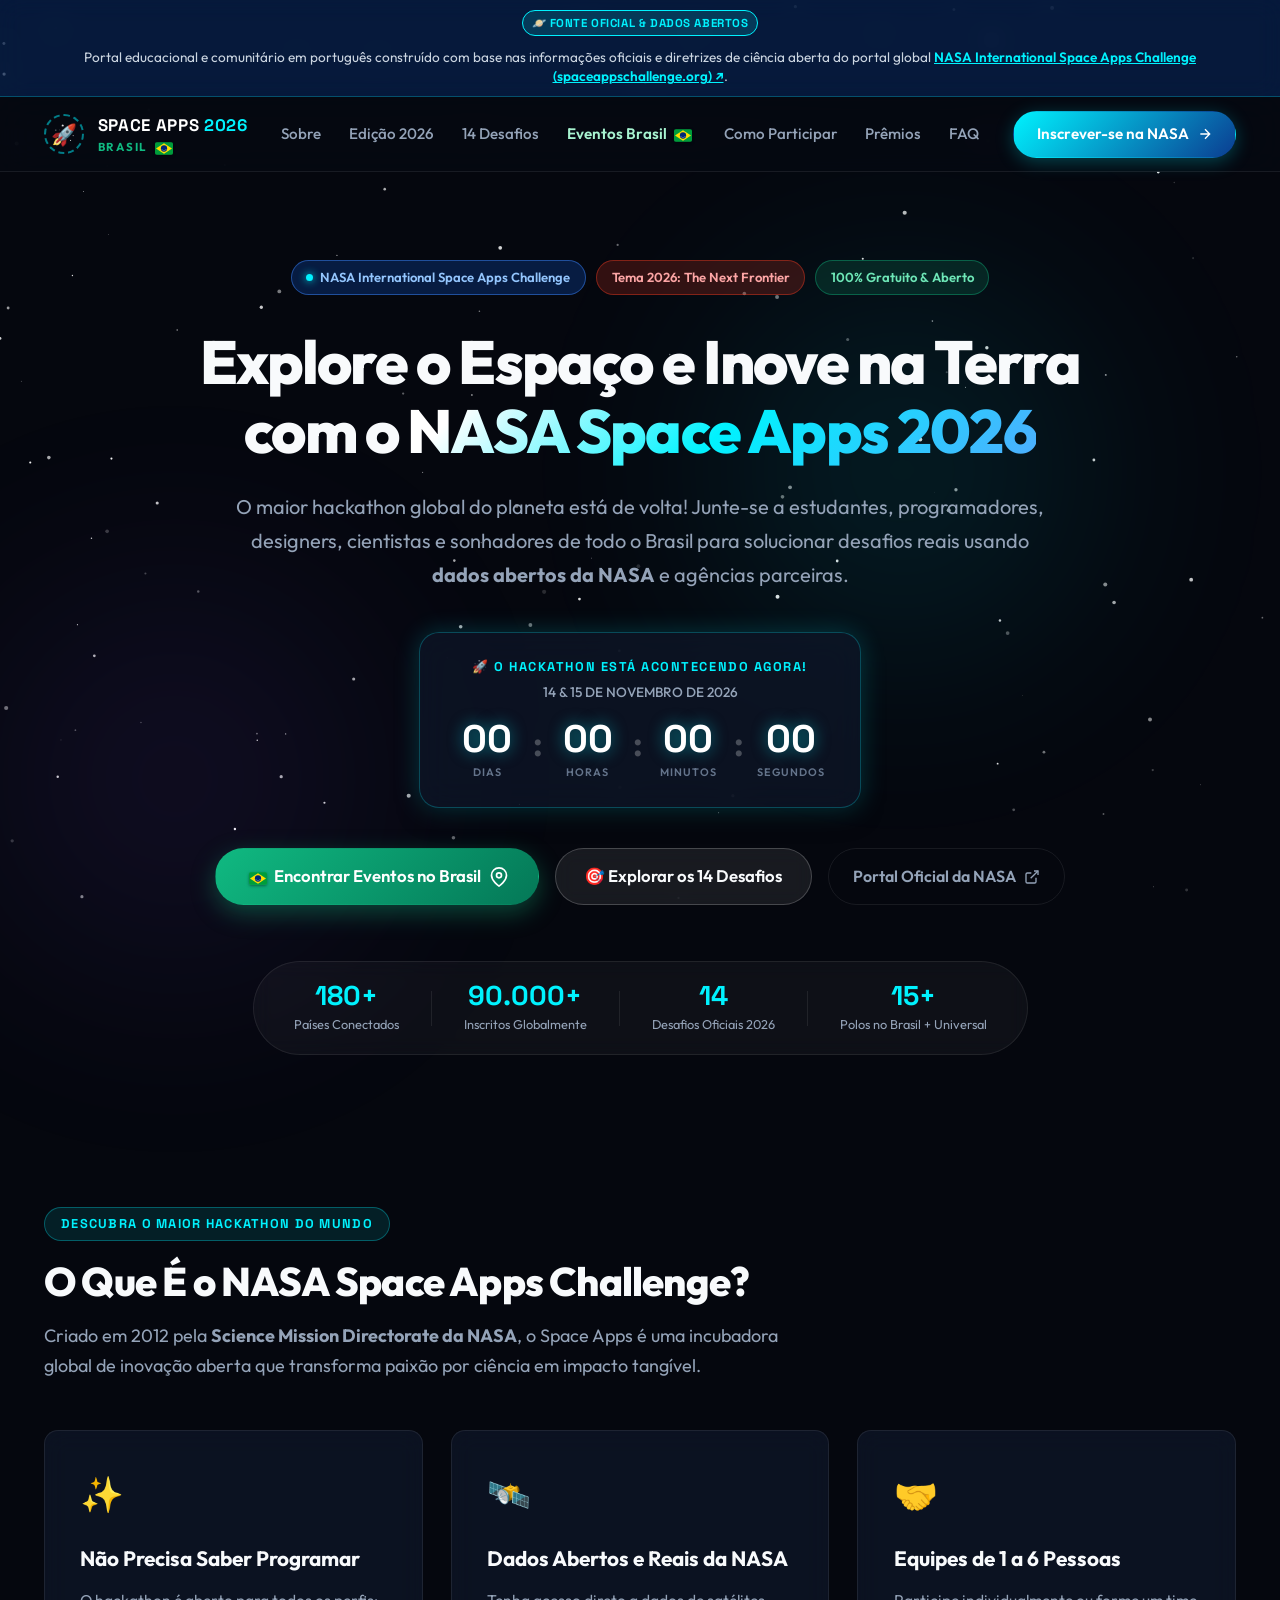
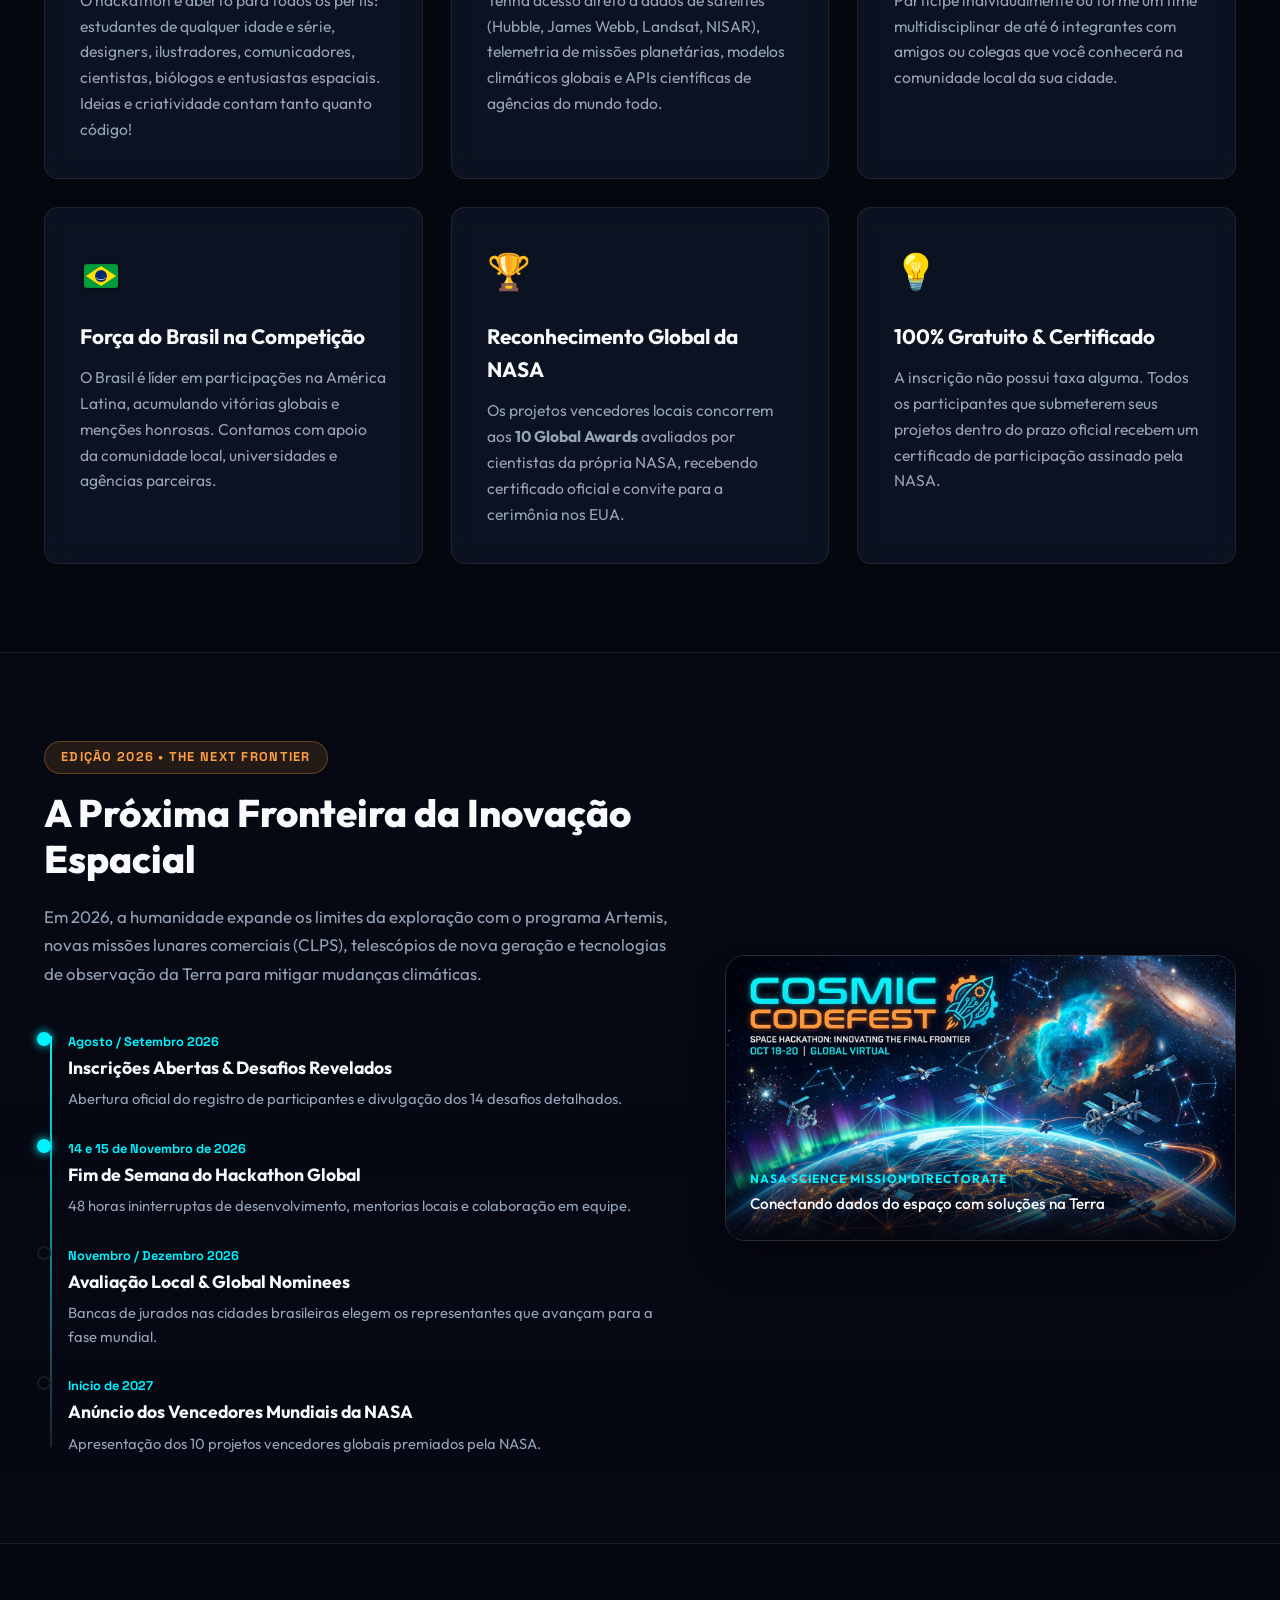
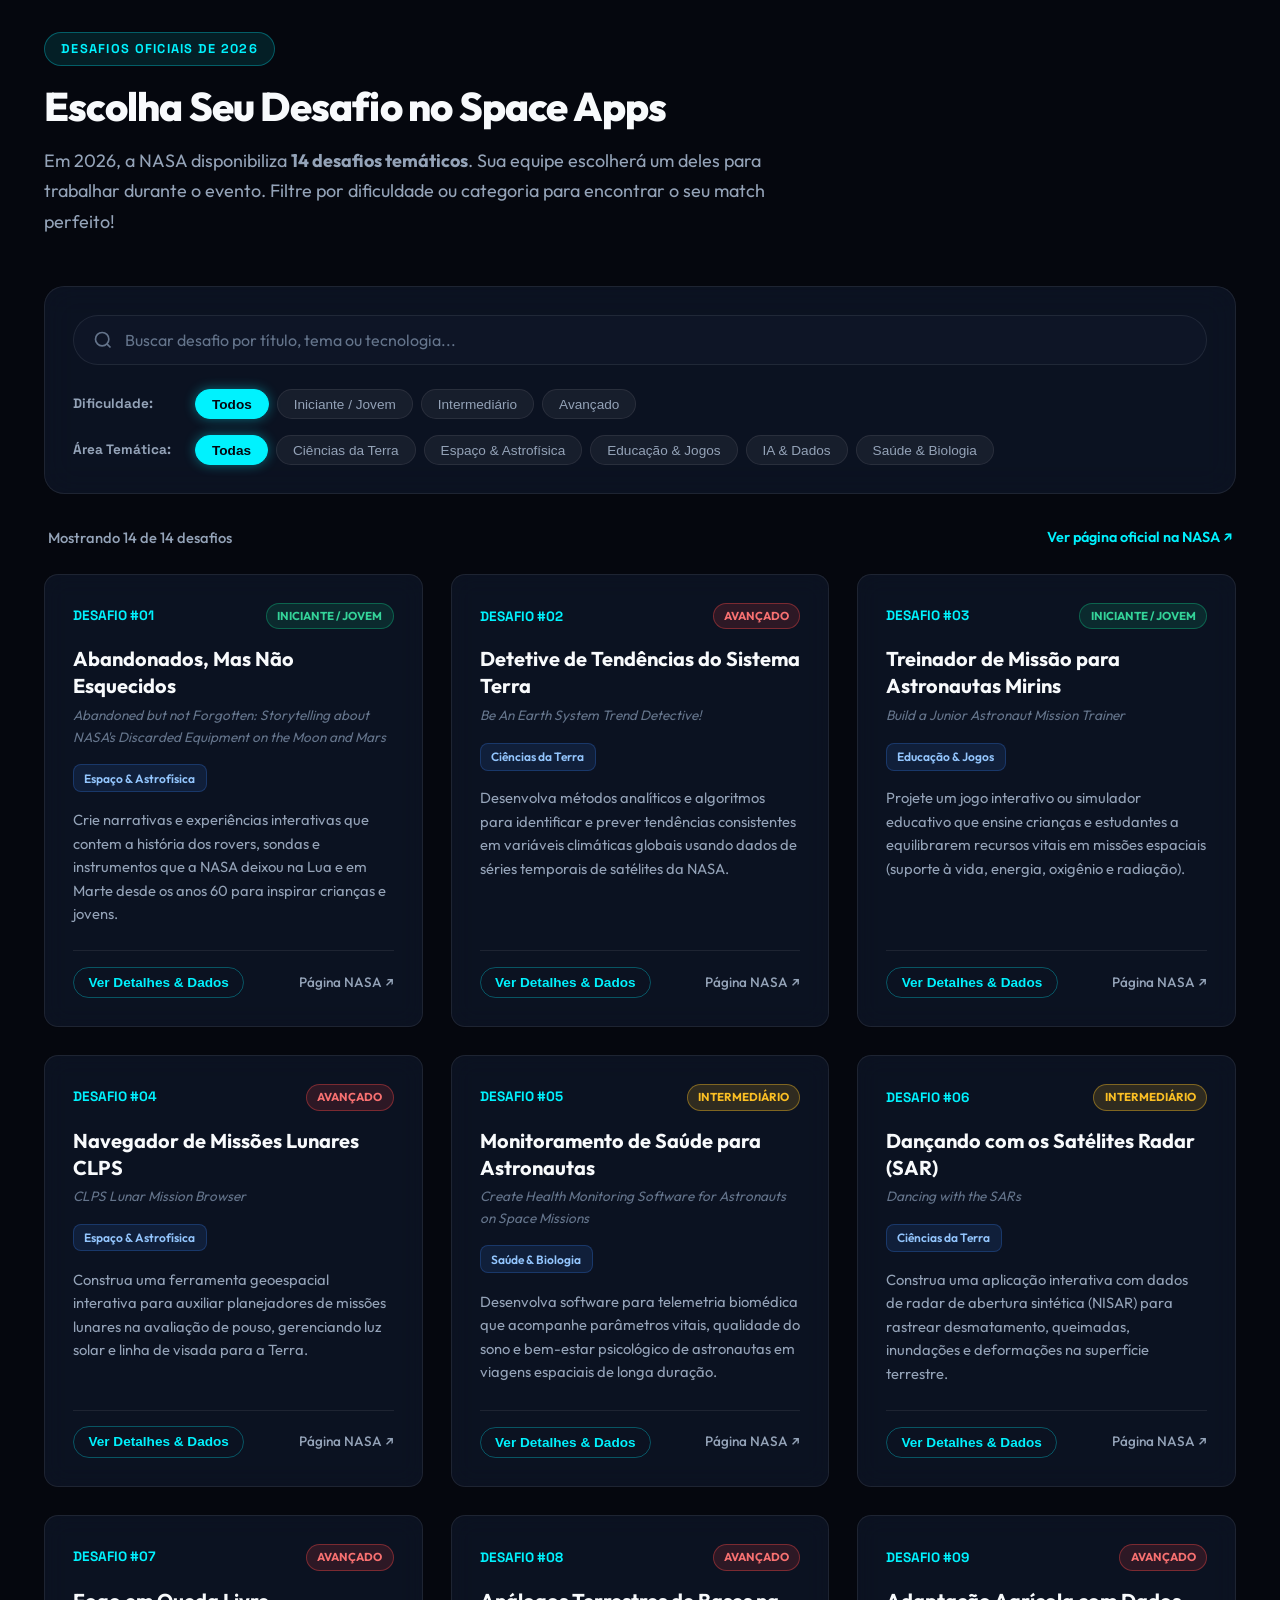
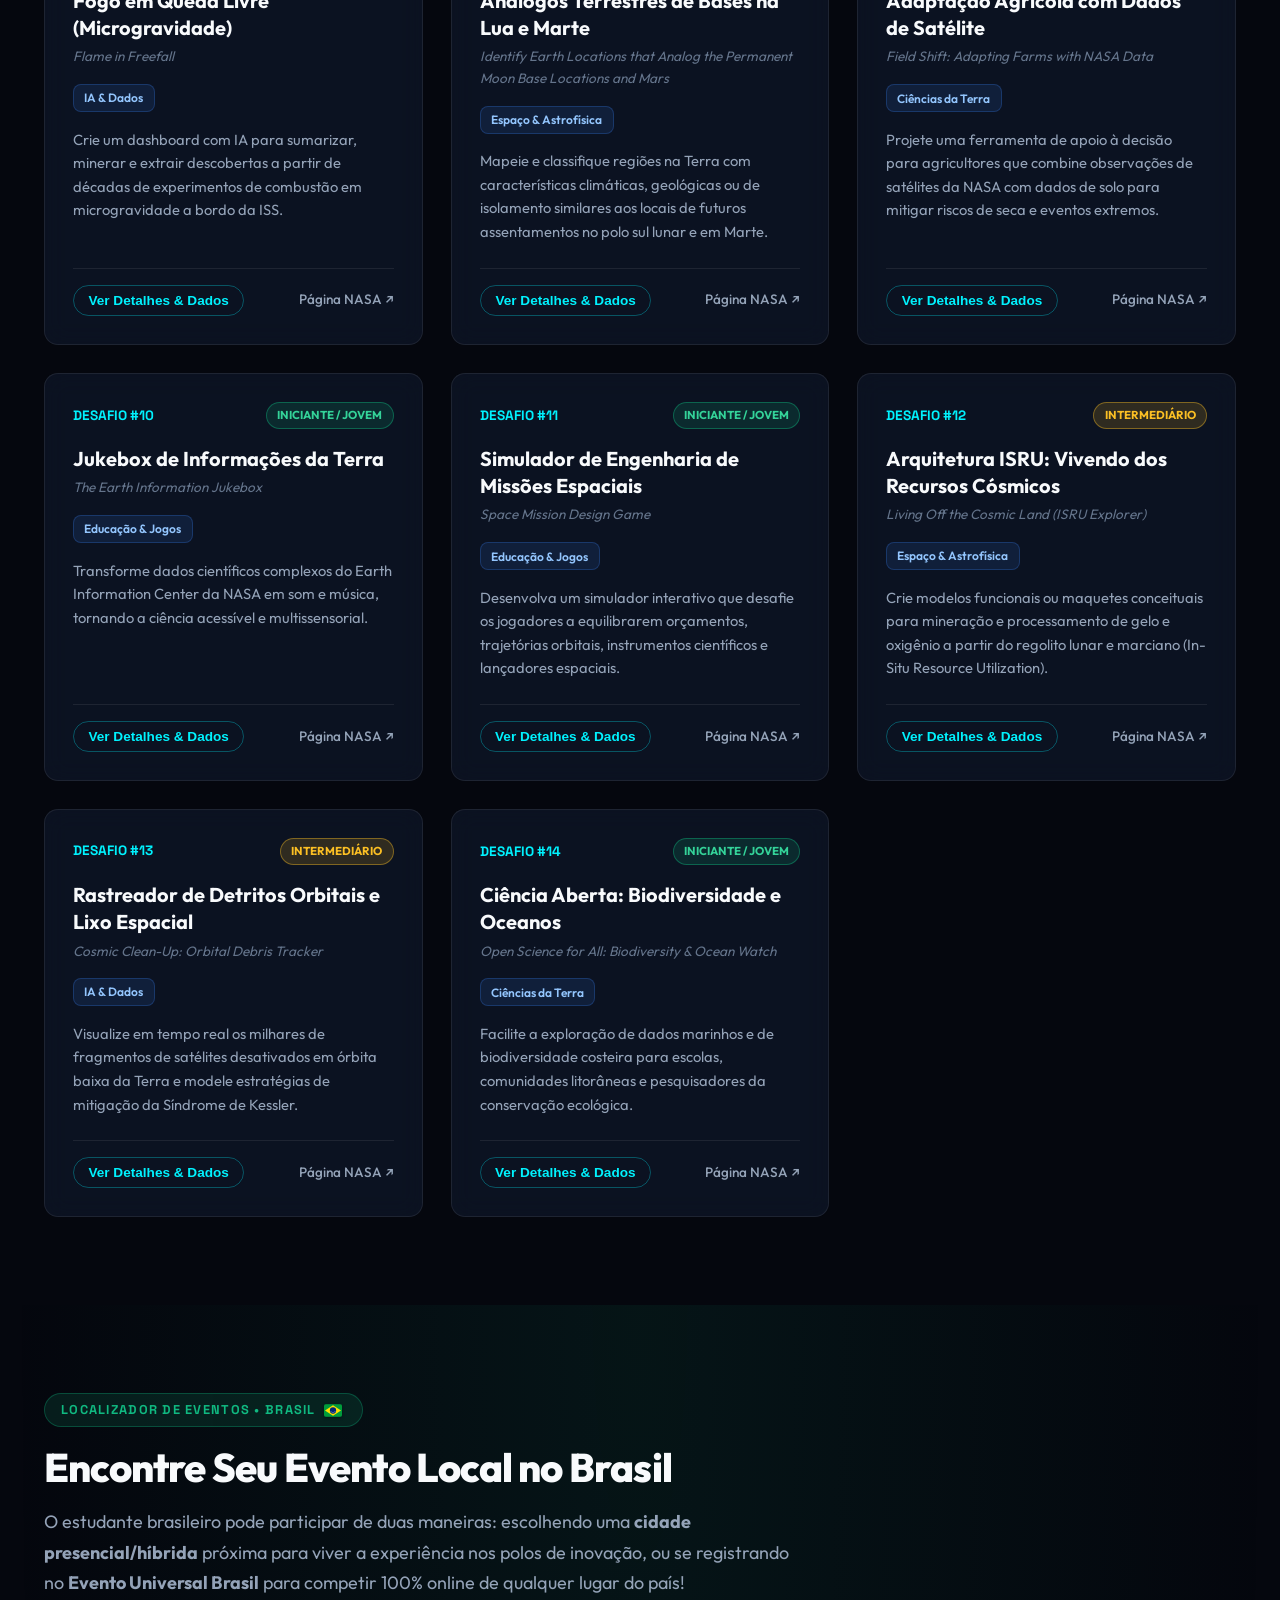
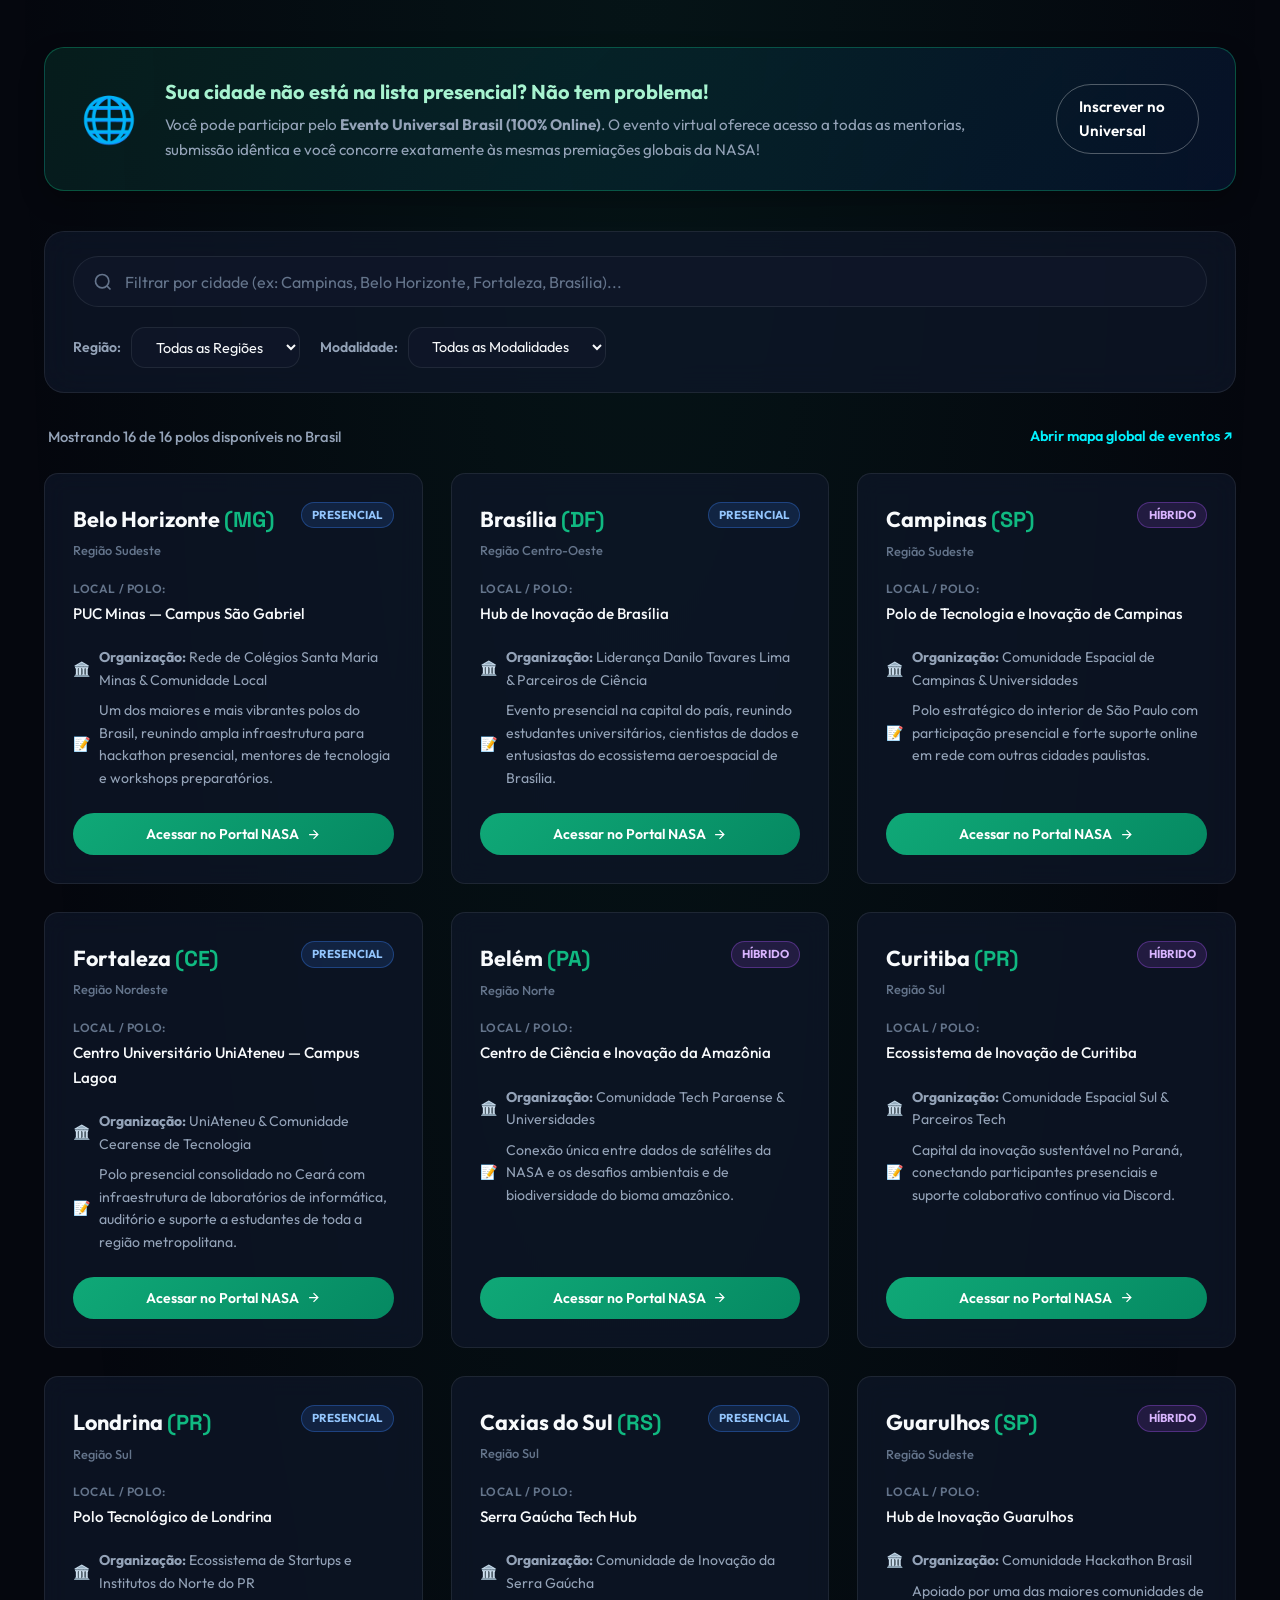
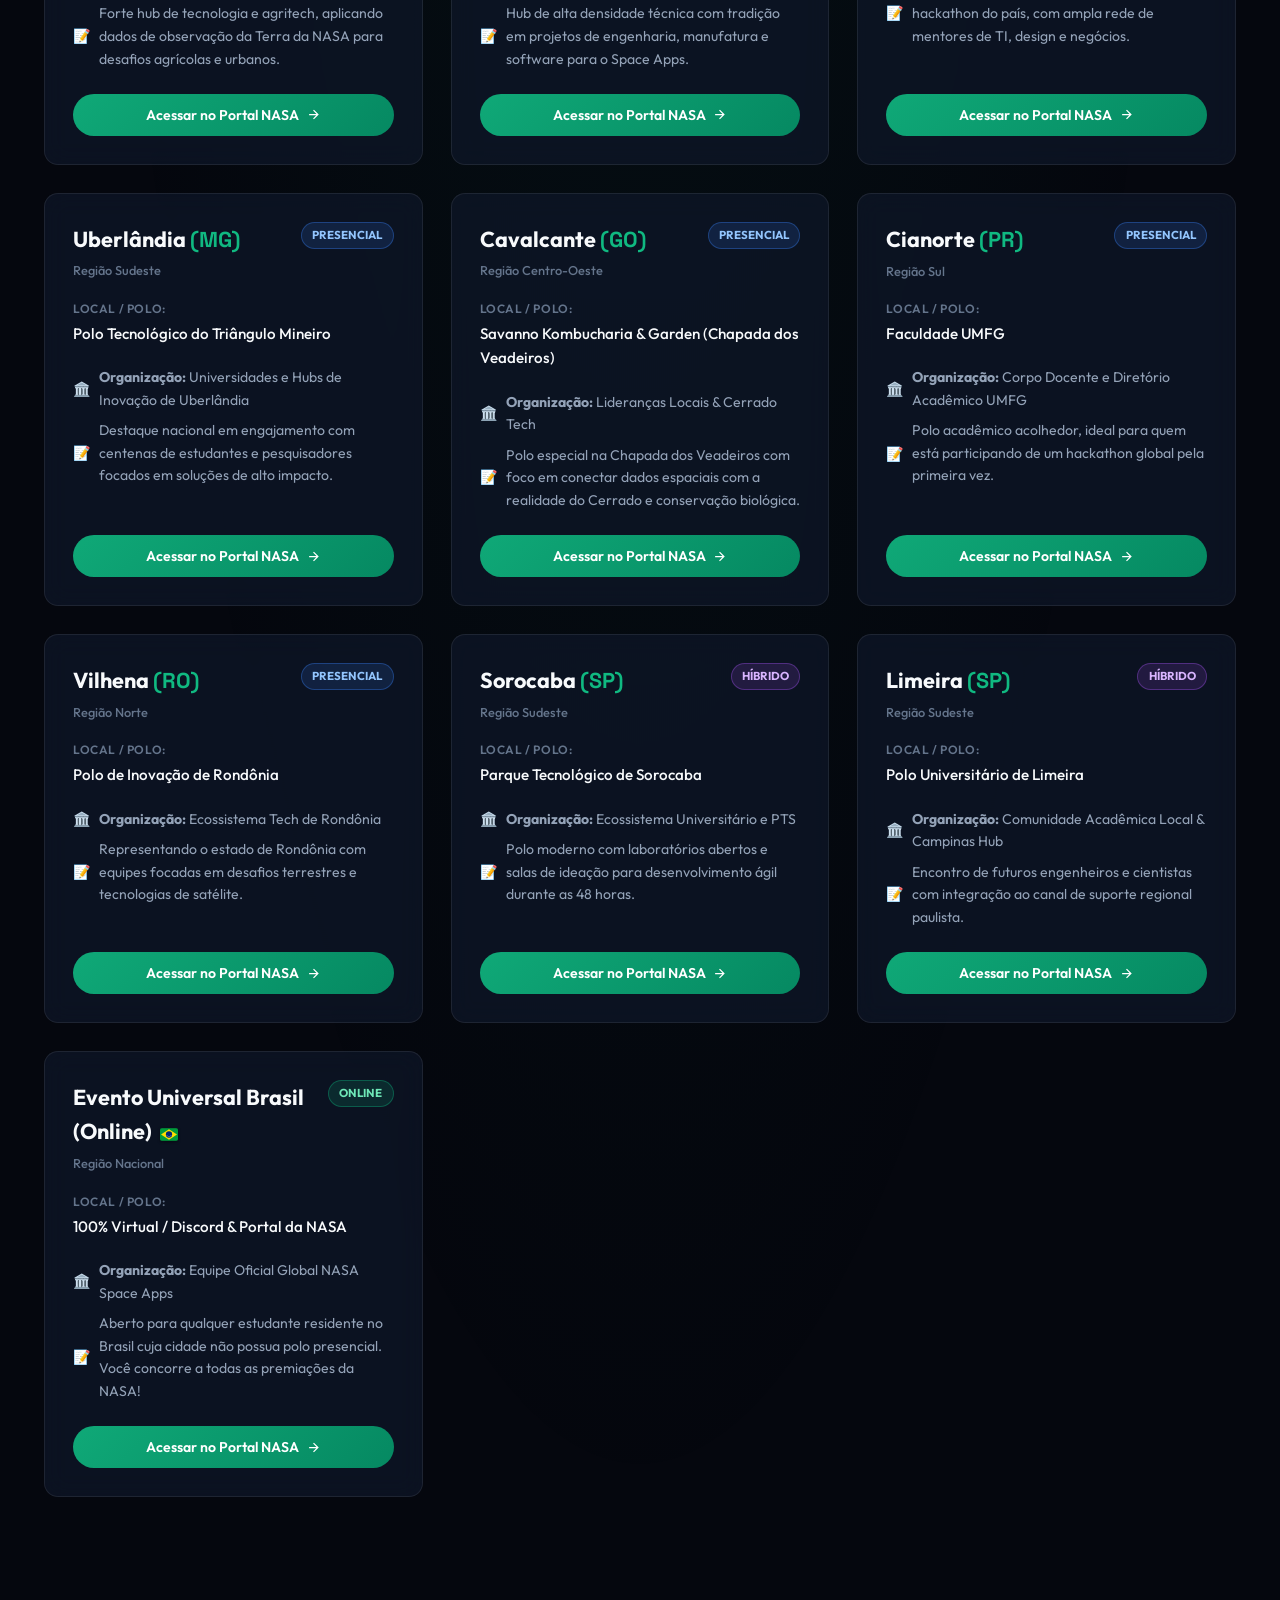
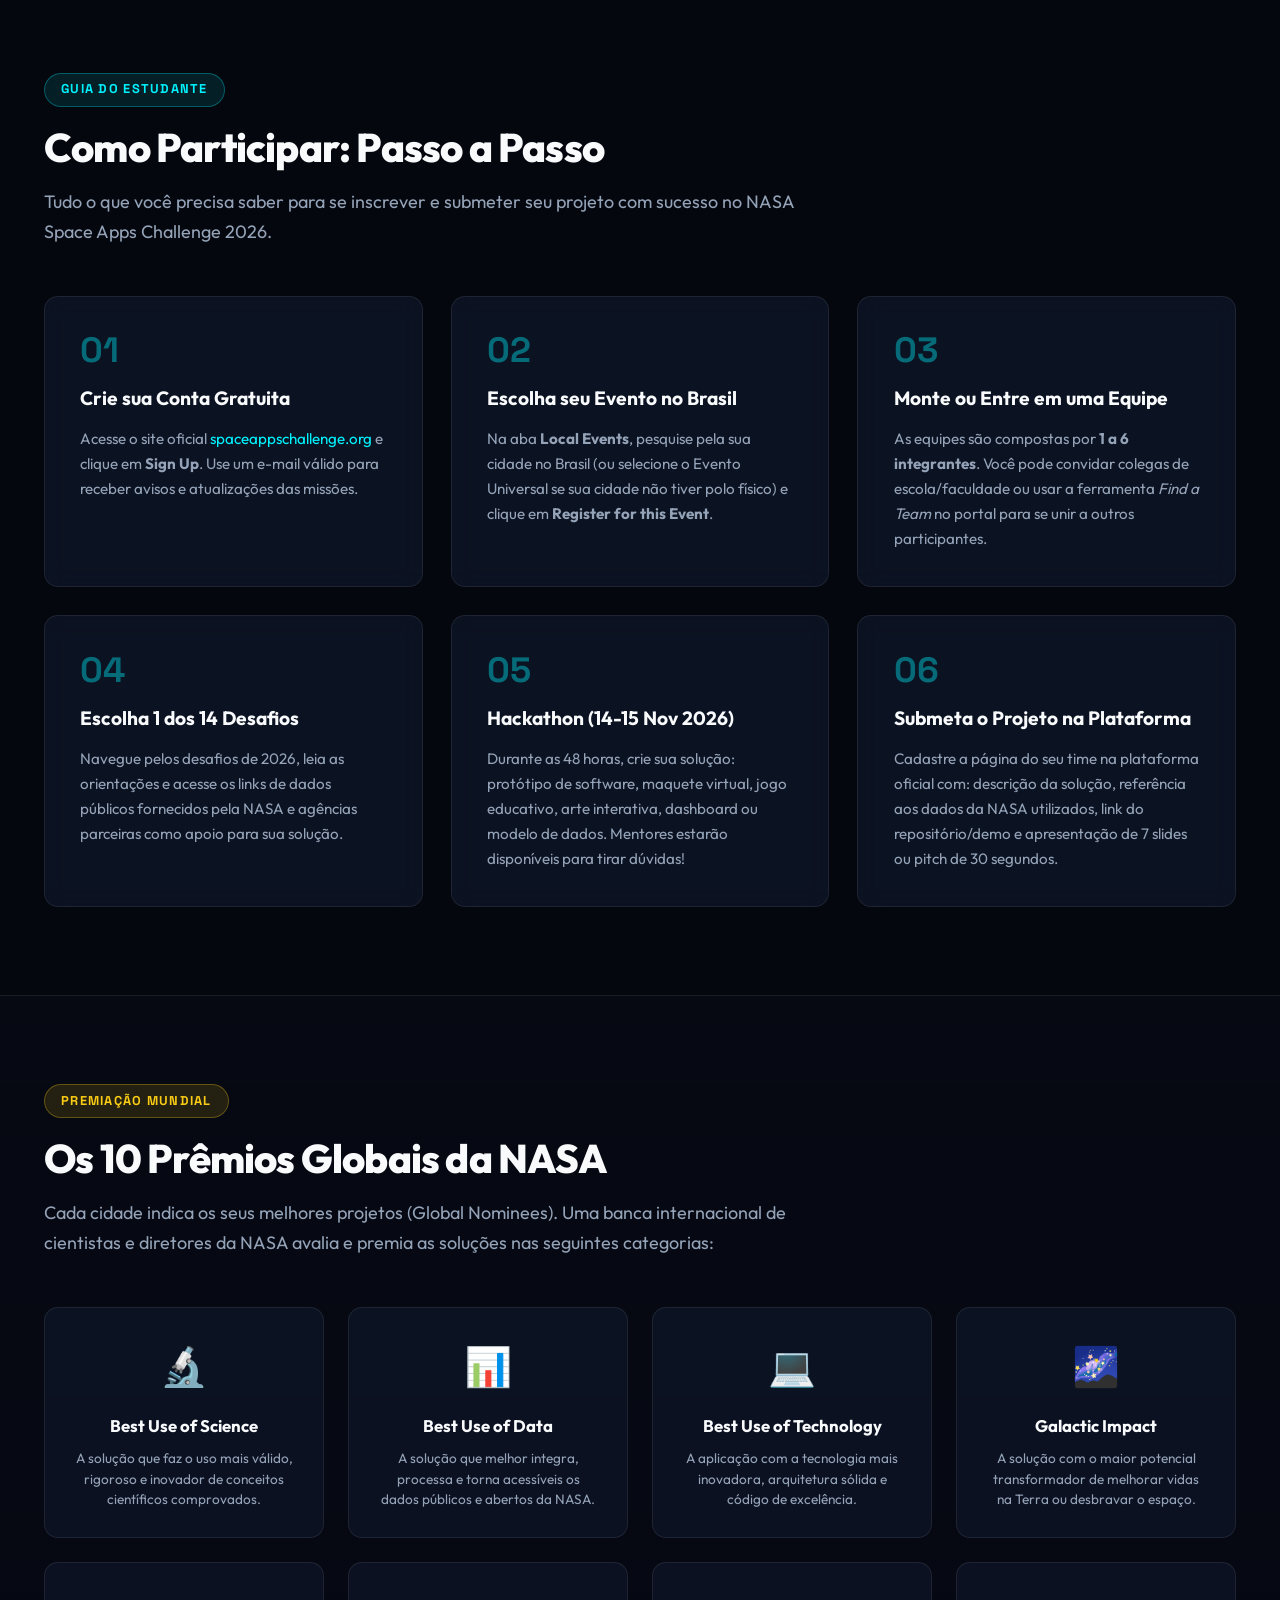
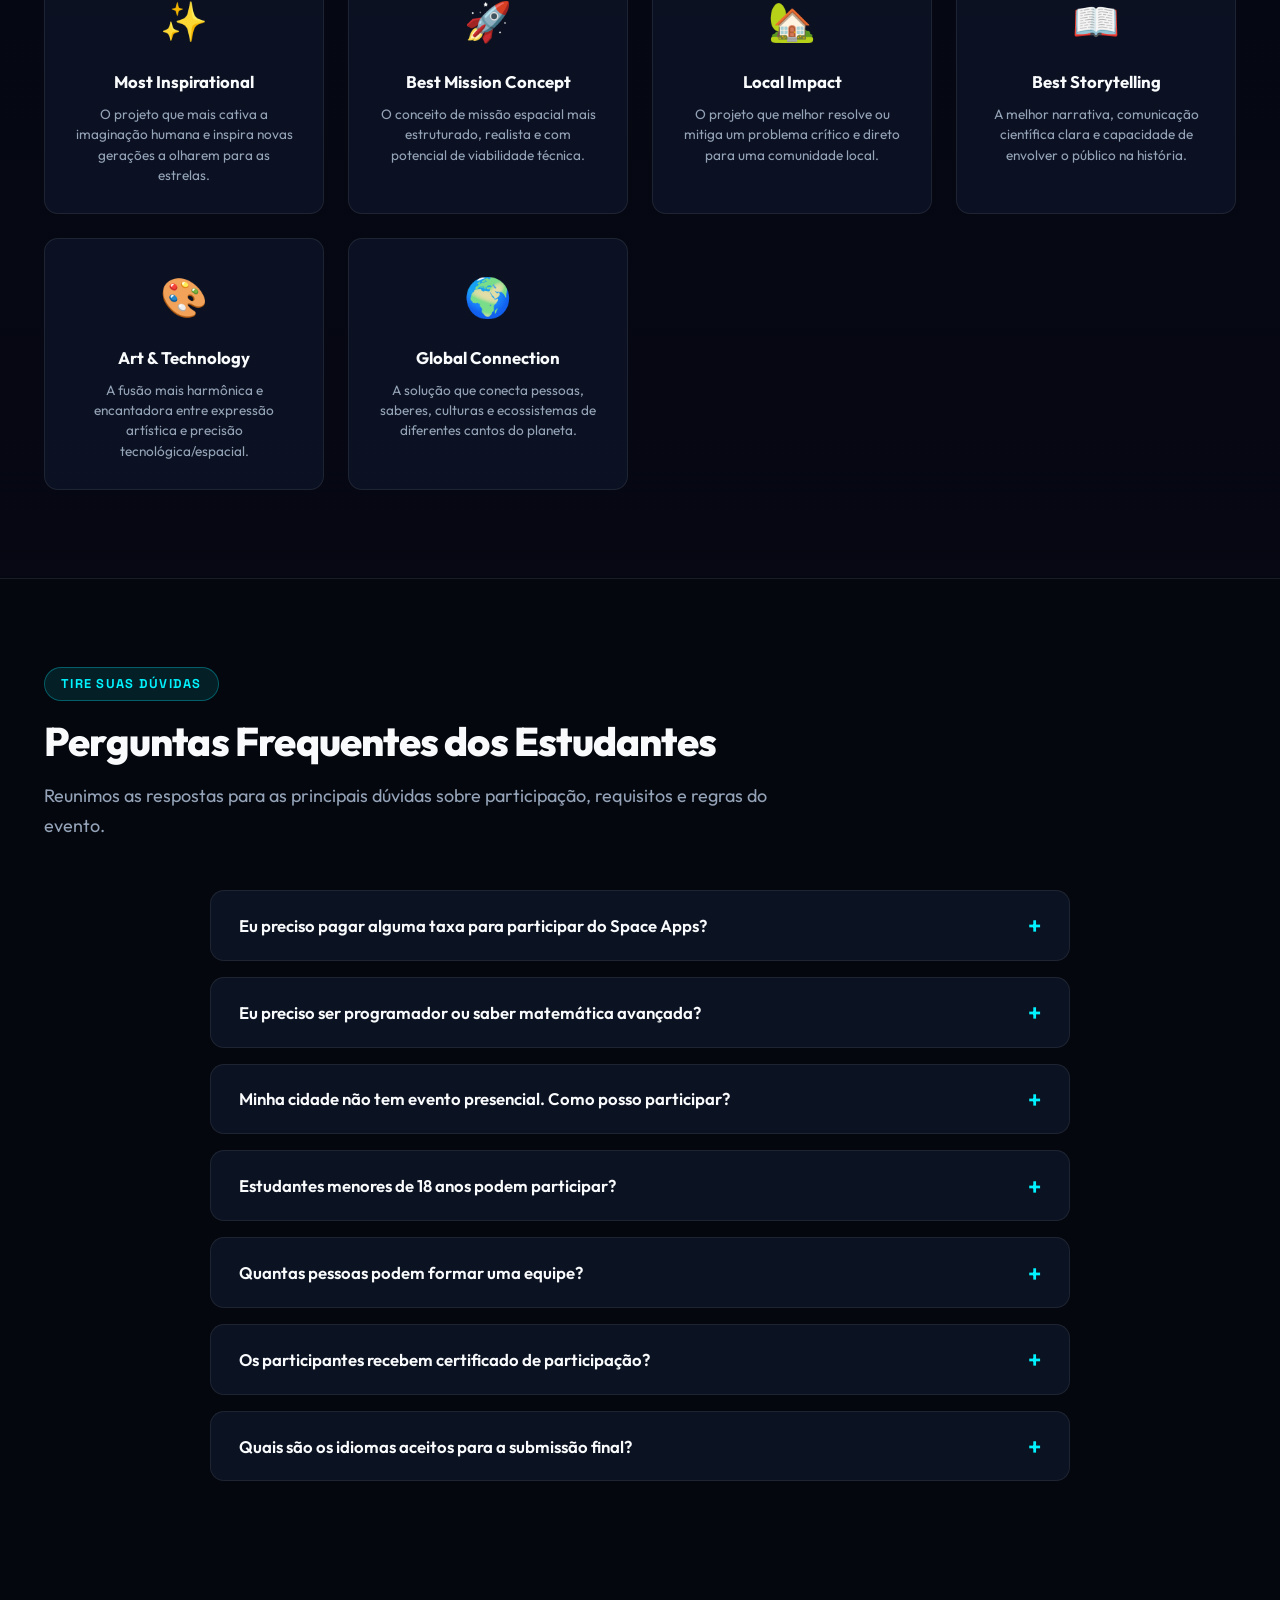
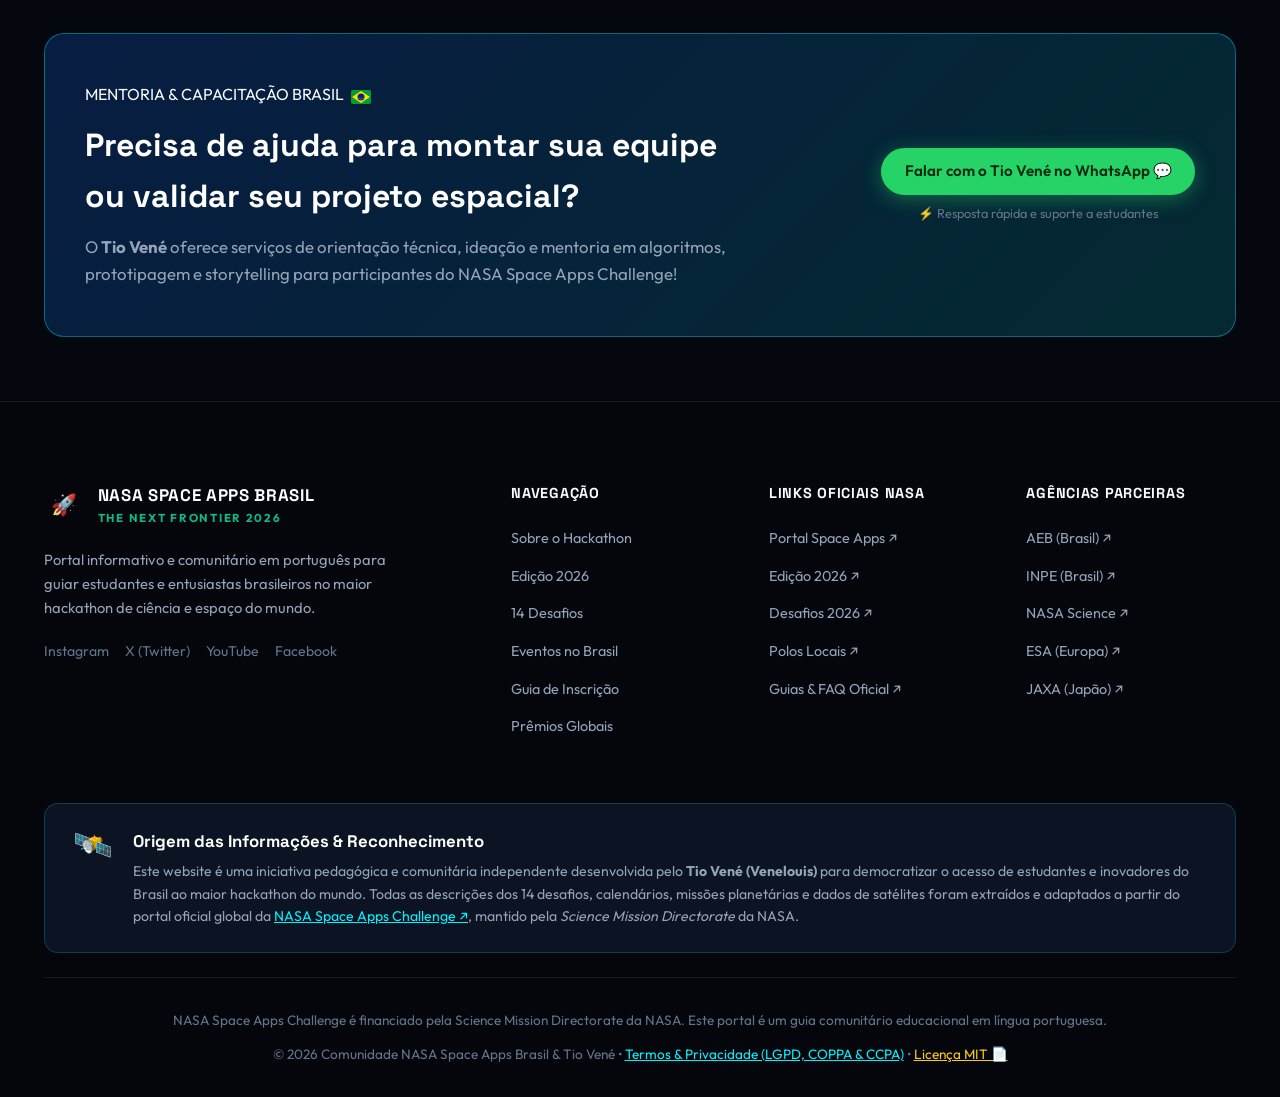
<file: index.html>
<!DOCTYPE html>
<html lang="pt-BR">

<head>
  <meta charset="UTF-8">
  <meta name="viewport" content="width=device-width, initial-scale=1.0">

  <!-- SEO Primary Meta Tags -->
  <title>NASA Space Apps Challenge 2026 Brasil • O Maior Hackathon Global</title>
  <meta name="title" content="NASA Space Apps Challenge 2026 Brasil • O Maior Hackathon Global">
  <meta name="description"
    content="Guia completo em português sobre o NASA Space Apps Challenge 2026: conheça os 14 desafios oficiais, encontre eventos locais no Brasil e aprenda como participar gratuitamente.">
  <meta name="keywords"
    content="NASA Space Apps Challenge 2026, Hackathon NASA Brasil, Desafios NASA 2026, Eventos Locais Brasil NASA, Como participar NASA Space Apps, Ciência Espacial, Hackathon gratuito">
  <meta name="author" content="Comunidade NASA Space Apps Brasil">
  <meta name="robots" content="index, follow">

  <!-- Open Graph / Facebook / WhatsApp -->
  <meta property="og:type" content="website">
  <meta property="og:url" content="https://tiovene.github.io/nasa-spaceapps/">
  <meta property="og:title" content="NASA Space Apps Challenge 2026 Brasil • Guia & Localizador de Eventos">
  <meta property="og:description"
    content="Explore a edição 2026 do maior hackathon do mundo. Veja os 14 desafios oficiais e encontre polos locais e virtuais em todo o Brasil.">
  <meta property="og:image" content="assets/hero-banner.jpg">

  <!-- Twitter -->
  <meta property="twitter:card" content="summary_large_image">
  <meta property="twitter:title" content="NASA Space Apps Challenge 2026 Brasil • Guia & Eventos">
  <meta property="twitter:description"
    content="Guia definitivo em português para estudantes e inovadores participarem do NASA Space Apps 2026 no Brasil.">
  <meta property="twitter:image" content="assets/hero-banner.jpg">

  <link rel="icon" href="https://assets.spaceappschallenge.org/media/images/favicon2x.2e16d0ba.fill-192x192.png"
    type="image/png">

  <!-- Google Fonts: Space Grotesk & Outfit -->
  <link rel="preconnect" href="https://fonts.googleapis.com">
  <link rel="preconnect" href="https://fonts.gstatic.com" crossorigin>
  <link
    href="https://fonts.googleapis.com/css2?family=Outfit:wght@300;400;500;600;700;800;900&family=Space+Grotesk:wght@400;500;600;700&display=swap"
    rel="stylesheet">

  <link rel="stylesheet" href="styles.css">
</head>

<body>
  <!-- Canvas de Estrelas Animadas -->
  <canvas id="space-canvas" aria-hidden="true"></canvas>

  <!-- Banner de Transparência e Fonte Oficial -->
  <aside class="official-disclaimer-banner" aria-label="Aviso oficial de fonte de dados">
    <div class="container disclaimer-banner-inner">
      <span class="disclaimer-badge">🪐 FONTE OFICIAL & DADOS ABERTOS</span>
      <p class="disclaimer-text">
        Portal educacional e comunitário em português construído com base nas informações oficiais e diretrizes de
        ciência aberta do portal global <a href="https://www.spaceappschallenge.org/" target="_blank"
          rel="noopener noreferrer">NASA International Space Apps Challenge (spaceappschallenge.org) ↗</a>.
      </p>
    </div>
  </aside>


  <!-- Navbar Fixa com Glassmorphism -->
  <header class="site-header" id="navbar">
    <div class="nav-container">
      <a href="#hero" class="brand-link" id="brand-logo" aria-label="Voltar ao início">
        <div class="logo-symbol">
          <span class="pulsing-orbit"></span>
          <span class="core-planet">🚀</span>
        </div>
        <div class="brand-text">
          <span class="brand-title">SPACE APPS <span class="highlight">2026</span></span>
          <span class="brand-subtitle">BRASIL <svg class="brazil-flag" width="18" height="13" viewBox="0 0 720 504"
              aria-label="Brasil" style="vertical-align: middle; border-radius: 2px; display: inline-block;">
              <rect width="720" height="504" fill="#009c3b" />
              <polygon points="360,37.8 680.4,252 360,466.2 39.6,252" fill="#ffdf00" />
              <circle cx="360" cy="252" r="126" fill="#002776" />
              <path d="M 234 252 A 136 136 0 0 0 486 252 A 148 148 0 0 1 234 252" fill="#ffffff" />
            </svg></span>
        </div>
      </a>

      <nav class="nav-links" id="desktop-menu" aria-label="Navegação Principal">
        <a href="#sobre" class="nav-item">Sobre</a>
        <a href="#edicao-2026" class="nav-item">Edição 2026</a>
        <a href="#desafios" class="nav-item">14 Desafios</a>
        <a href="#eventos-brasil" class="nav-item highlight-nav">Eventos Brasil <svg class="brazil-flag" width="18"
            height="13" viewBox="0 0 720 504" aria-label="Brasil"
            style="vertical-align: middle; border-radius: 2px; display: inline-block;">
            <rect width="720" height="504" fill="#009c3b" />
            <polygon points="360,37.8 680.4,252 360,466.2 39.6,252" fill="#ffdf00" />
            <circle cx="360" cy="252" r="126" fill="#002776" />
            <path d="M 234 252 A 136 136 0 0 0 486 252 A 148 148 0 0 1 234 252" fill="#ffffff" />
          </svg></a>
        <a href="#como-participar" class="nav-item">Como Participar</a>
        <a href="#premios" class="nav-item">Prêmios</a>
        <a href="#faq" class="nav-item">FAQ</a>
      </nav>

      <div class="header-actions">
        <a href="https://www.spaceappschallenge.org/2026/" target="_blank" rel="noopener noreferrer"
          class="btn btn-primary" id="btn-header-register">
          <span>Inscrever-se na NASA</span>
          <svg class="icon-arrow" width="16" height="16" viewBox="0 0 24 24" fill="none" stroke="currentColor"
            stroke-width="2">
            <path d="M5 12h14M12 5l7 7-7 7" />
          </svg>
        </a>
        <button class="mobile-toggle" id="btn-mobile-toggle" aria-label="Abrir menu de navegação" aria-expanded="false">
          <span class="bar"></span>
          <span class="bar"></span>
          <span class="bar"></span>
        </button>
      </div>
    </div>
  </header>

  <!-- Mobile Menu Drawer -->
  <div class="mobile-drawer" id="mobile-drawer" aria-hidden="true">
    <nav class="mobile-nav">
      <a href="#sobre" class="mobile-nav-link">Sobre o Evento</a>
      <a href="#edicao-2026" class="mobile-nav-link">Edição 2026</a>
      <a href="#desafios" class="mobile-nav-link">14 Desafios Oficiais</a>
      <a href="#eventos-brasil" class="mobile-nav-link">Eventos no Brasil <svg class="brazil-flag" width="18"
          height="13" viewBox="0 0 720 504" aria-label="Brasil"
          style="vertical-align: middle; border-radius: 2px; display: inline-block;">
          <rect width="720" height="504" fill="#009c3b" />
          <polygon points="360,37.8 680.4,252 360,466.2 39.6,252" fill="#ffdf00" />
          <circle cx="360" cy="252" r="126" fill="#002776" />
          <path d="M 234 252 A 136 136 0 0 0 486 252 A 148 148 0 0 1 234 252" fill="#ffffff" />
        </svg></a>
      <a href="#como-participar" class="mobile-nav-link">Passo a Passo de Inscrição</a>
      <a href="#premios" class="mobile-nav-link">10 Prêmios Globais</a>
      <a href="#faq" class="mobile-nav-link">Dúvidas Frequentes (FAQ)</a>
      <a href="https://www.spaceappschallenge.org/2026/" target="_blank" rel="noopener noreferrer"
        class="btn btn-primary w-full">Inscrição Oficial NASA</a>
    </nav>
  </div>

  <main id="main-content">
    <!-- Hero Section -->
    <section class="hero-section" id="hero">
      <div class="glow-orb orb-1"></div>
      <div class="glow-orb orb-2"></div>

      <div class="container hero-content">
        <div class="hero-badges">
          <span class="pill pill-nasa">
            <span class="pill-dot"></span> NASA International Space Apps Challenge
          </span>
          <span class="pill pill-theme">Tema 2026: The Next Frontier</span>
          <span class="pill pill-free">100% Gratuito & Aberto</span>
        </div>

        <h1 class="hero-title">
          Explore o Espaço e Inove na Terra com o <span class="gradient-text">NASA Space Apps 2026</span>
        </h1>

        <p class="hero-description">
          O maior hackathon global do planeta está de volta! Junte-se a estudantes, programadores, designers, cientistas
          e sonhadores de todo o Brasil para solucionar desafios reais usando <strong>dados abertos da NASA</strong> e
          agências parceiras.
        </p>

        <!-- Contador Regressivo ao Vivo -->
        <div class="countdown-card" id="countdown-card" role="region" aria-label="Contagem regressiva para o Hackathon">
          <div class="countdown-header">
            <span class="countdown-label">⏱️ CONTAGEM REGRESSIVA PARA O HACKATHON GLOBAL</span>
            <span class="countdown-date">14 & 15 DE NOVEMBRO DE 2026</span>
          </div>
          <div class="countdown-grid">
            <div class="countdown-item">
              <span class="countdown-number" id="days">--</span>
              <span class="countdown-unit">DIAS</span>
            </div>
            <div class="countdown-sep">:</div>
            <div class="countdown-item">
              <span class="countdown-number" id="hours">--</span>
              <span class="countdown-unit">HORAS</span>
            </div>
            <div class="countdown-sep">:</div>
            <div class="countdown-item">
              <span class="countdown-number" id="minutes">--</span>
              <span class="countdown-unit">MINUTOS</span>
            </div>
            <div class="countdown-sep">:</div>
            <div class="countdown-item">
              <span class="countdown-number" id="seconds">--</span>
              <span class="countdown-unit">SEGUNDOS</span>
            </div>
          </div>
        </div>

        <div class="hero-cta-group">
          <a href="#eventos-brasil" class="btn btn-hero-primary" id="btn-hero-find-brasil">
            <span><svg class="brazil-flag" width="18" height="13" viewBox="0 0 720 504" aria-label="Brasil"
                style="vertical-align: middle; border-radius: 2px; display: inline-block;">
                <rect width="720" height="504" fill="#009c3b" />
                <polygon points="360,37.8 680.4,252 360,466.2 39.6,252" fill="#ffdf00" />
                <circle cx="360" cy="252" r="126" fill="#002776" />
                <path d="M 234 252 A 136 136 0 0 0 486 252 A 148 148 0 0 1 234 252" fill="#ffffff" />
              </svg> Encontrar Eventos no Brasil</span>
            <svg width="20" height="20" viewBox="0 0 24 24" fill="none" stroke="currentColor" stroke-width="2">
              <path d="M21 10c0 7-9 13-9 13s-9-6-9-13a9 9 0 0 1 18 0z" />
              <circle cx="12" cy="10" r="3" />
            </svg>
          </a>
          <a href="#desafios" class="btn btn-hero-secondary" id="btn-hero-explore-challenges">
            <span>🎯 Explorar os 14 Desafios</span>
          </a>
          <a href="https://www.spaceappschallenge.org/2026/" target="_blank" rel="noopener noreferrer"
            class="btn btn-hero-ghost" id="btn-hero-official-site">
            <span>Portal Oficial da NASA</span>
            <svg width="16" height="16" viewBox="0 0 24 24" fill="none" stroke="currentColor" stroke-width="2">
              <path d="M18 13v6a2 2 0 0 1-2 2H5a2 2 0 0 1-2-2V8a2 2 0 0 1 2-2h6" />
              <polyline points="15 3 21 3 21 9" />
              <line x1="10" y1="14" x2="21" y2="3" />
            </svg>
          </a>
        </div>

        <div class="hero-stats">
          <div class="stat-item">
            <span class="stat-number">180+</span>
            <span class="stat-text">Países Conectados</span>
          </div>
          <div class="stat-divider"></div>
          <div class="stat-item">
            <span class="stat-number">90.000+</span>
            <span class="stat-text">Inscritos Globalmente</span>
          </div>
          <div class="stat-divider"></div>
          <div class="stat-item">
            <span class="stat-number">14</span>
            <span class="stat-text">Desafios Oficiais 2026</span>
          </div>
          <div class="stat-divider"></div>
          <div class="stat-item">
            <span class="stat-number">15+</span>
            <span class="stat-text">Polos no Brasil + Universal</span>
          </div>
        </div>
      </div>
    </section>

    <!-- Seção: O que é o Space Apps -->
    <section class="section" id="sobre">
      <div class="container">
        <div class="section-badge">DESCUBRA O MAIOR HACKATHON DO MUNDO</div>
        <h2 class="section-title">O Que É o NASA Space Apps Challenge?</h2>
        <p class="section-subtitle">
          Criado em 2012 pela <strong>Science Mission Directorate da NASA</strong>, o Space Apps é uma incubadora global
          de inovação aberta que transforma paixão por ciência em impacto tangível.
        </p>

        <div class="cards-grid-3">
          <div class="feature-card">
            <div class="feature-icon">✨</div>
            <h3 class="feature-title">Não Precisa Saber Programar</h3>
            <p class="feature-desc">
              O hackathon é aberto para todos os perfis: estudantes de qualquer idade e série, designers, ilustradores,
              comunicadores, cientistas, biólogos e entusiastas espaciais. Ideias e criatividade contam tanto quanto
              código!
            </p>
          </div>

          <div class="feature-card">
            <div class="feature-icon">🛰️</div>
            <h3 class="feature-title">Dados Abertos e Reais da NASA</h3>
            <p class="feature-desc">
              Tenha acesso direto a dados de satélites (Hubble, James Webb, Landsat, NISAR), telemetria de missões
              planetárias, modelos climáticos globais e APIs científicas de agências do mundo todo.
            </p>
          </div>

          <div class="feature-card">
            <div class="feature-icon">🤝</div>
            <h3 class="feature-title">Equipes de 1 a 6 Pessoas</h3>
            <p class="feature-desc">
              Participe individualmente ou forme um time multidisciplinar de até 6 integrantes com amigos ou colegas que
              você conhecerá na comunidade local da sua cidade.
            </p>
          </div>

          <div class="feature-card">
            <div class="feature-icon"><svg class="brazil-flag" width="34" height="24" viewBox="0 0 720 504"
                aria-label="Brasil" style="vertical-align: middle; border-radius: 3px; display: inline-block;">
                <rect width="720" height="504" fill="#009c3b" />
                <polygon points="360,37.8 680.4,252 360,466.2 39.6,252" fill="#ffdf00" />
                <circle cx="360" cy="252" r="126" fill="#002776" />
                <path d="M 234 252 A 136 136 0 0 0 486 252 A 148 148 0 0 1 234 252" fill="#ffffff" />
              </svg></div>
            <h3 class="feature-title">Força do Brasil na Competição</h3>
            <p class="feature-desc">
              O Brasil é líder em participações na América Latina, acumulando vitórias globais e menções honrosas.
              Contamos com apoio da comunidade local, universidades e agências parceiras.
            </p>
          </div>

          <div class="feature-card">
            <div class="feature-icon">🏆</div>
            <h3 class="feature-title">Reconhecimento Global da NASA</h3>
            <p class="feature-desc">
              Os projetos vencedores locais concorrem aos <strong>10 Global Awards</strong> avaliados por cientistas da
              própria NASA, recebendo certificado oficial e convite para a cerimônia nos EUA.
            </p>
          </div>

          <div class="feature-card">
            <div class="feature-icon">💡</div>
            <h3 class="feature-title">100% Gratuito & Certificado</h3>
            <p class="feature-desc">
              A inscrição não possui taxa alguma. Todos os participantes que submeterem seus projetos dentro do prazo
              oficial recebem um certificado de participação assinado pela NASA.
            </p>
          </div>
        </div>
      </div>
    </section>

    <!-- Seção: Edição 2026 -->
    <section class="section section-dark" id="edicao-2026">
      <div class="container">
        <div class="edition-banner">
          <div class="edition-info">
            <div class="section-badge badge-orange">EDIÇÃO 2026 • THE NEXT FRONTIER</div>
            <h2 class="edition-title">A Próxima Fronteira da Inovação Espacial</h2>
            <p class="edition-text">
              Em 2026, a humanidade expande os limites da exploração com o programa Artemis, novas missões lunares
              comerciais (CLPS), telescópios de nova geração e tecnologias de observação da Terra para mitigar mudanças
              climáticas.
            </p>

            <div class="timeline-container">
              <div class="timeline-step">
                <div class="step-dot active"></div>
                <div class="step-content">
                  <span class="step-date">Agosto / Setembro 2026</span>
                  <h4 class="step-title">Inscrições Abertas & Desafios Revelados</h4>
                  <p class="step-desc">Abertura oficial do registro de participantes e divulgação dos 14 desafios
                    detalhados.</p>
                </div>
              </div>

              <div class="timeline-step">
                <div class="step-dot active"></div>
                <div class="step-content">
                  <span class="step-date">14 e 15 de Novembro de 2026</span>
                  <h4 class="step-title">Fim de Semana do Hackathon Global</h4>
                  <p class="step-desc">48 horas ininterruptas de desenvolvimento, mentorias locais e colaboração em
                    equipe.</p>
                </div>
              </div>

              <div class="timeline-step">
                <div class="step-dot"></div>
                <div class="step-content">
                  <span class="step-date">Novembro / Dezembro 2026</span>
                  <h4 class="step-title">Avaliação Local & Global Nominees</h4>
                  <p class="step-desc">Bancas de jurados nas cidades brasileiras elegem os representantes que avançam
                    para a fase mundial.</p>
                </div>
              </div>

              <div class="timeline-step">
                <div class="step-dot"></div>
                <div class="step-content">
                  <span class="step-date">Início de 2027</span>
                  <h4 class="step-title">Anúncio dos Vencedores Mundiais da NASA</h4>
                  <p class="step-desc">Apresentação dos 10 projetos vencedores globais premiados pela NASA.</p>
                </div>
              </div>
            </div>
          </div>

          <div class="edition-card-media">
            <div class="media-frame">
              <img src="assets/hero-banner.jpg" alt="Ilustração do Hackathon Espacial 2026" class="edition-img"
                loading="lazy">
              <div class="media-overlay">
                <span class="media-tag">NASA Science Mission Directorate</span>
                <span class="media-caption">Conectando dados do espaço com soluções na Terra</span>
              </div>
            </div>
          </div>
        </div>
      </div>
    </section>

    <!-- Seção: 14 Desafios de 2026 -->
    <section class="section" id="desafios">
      <div class="container">
        <div class="section-badge">DESAFIOS OFICIAIS DE 2026</div>
        <h2 class="section-title">Escolha Seu Desafio no Space Apps</h2>
        <p class="section-subtitle">
          Em 2026, a NASA disponibiliza <strong>14 desafios temáticos</strong>. Sua equipe escolherá um deles para
          trabalhar durante o evento. Filtre por dificuldade ou categoria para encontrar o seu match perfeito!
        </p>

        <!-- Filtros dos Desafios -->
        <div class="filters-container">
          <div class="search-box">
            <svg class="search-icon" width="20" height="20" viewBox="0 0 24 24" fill="none" stroke="currentColor"
              stroke-width="2">
              <circle cx="11" cy="11" r="8" />
              <line x1="21" y1="21" x2="16.65" y2="16.65" />
            </svg>
            <input type="text" id="challenge-search" placeholder="Buscar desafio por título, tema ou tecnologia..."
              aria-label="Buscar desafio">
            <button class="clear-search-btn" id="clear-challenge-search" style="display:none;"
              aria-label="Limpar busca">×</button>
          </div>

          <div class="filter-groups">
            <div class="filter-group">
              <span class="filter-label">Dificuldade:</span>
              <div class="filter-pills" id="challenge-level-filters">
                <button class="pill-btn active" data-level="all">Todos</button>
                <button class="pill-btn" data-level="Iniciante / Jovem">Iniciante / Jovem</button>
                <button class="pill-btn" data-level="Intermediário">Intermediário</button>
                <button class="pill-btn" data-level="Avançado">Avançado</button>
              </div>
            </div>

            <div class="filter-group">
              <span class="filter-label">Área Temática:</span>
              <div class="filter-pills" id="challenge-category-filters">
                <button class="pill-btn active" data-category="all">Todas</button>
                <button class="pill-btn" data-category="Ciências da Terra">Ciências da Terra</button>
                <button class="pill-btn" data-category="Espaço & Astrofísica">Espaço & Astrofísica</button>
                <button class="pill-btn" data-category="Educação & Jogos">Educação & Jogos</button>
                <button class="pill-btn" data-category="IA & Dados">IA & Dados</button>
                <button class="pill-btn" data-category="Saúde & Biologia">Saúde & Biologia</button>
              </div>
            </div>
          </div>
        </div>

        <div class="results-header">
          <span class="results-counter" id="challenges-count">Mostrando 14 de 14 desafios</span>
          <a href="https://www.spaceappschallenge.org/2026/challenges/" target="_blank" rel="noopener noreferrer"
            class="link-external">
            Ver página oficial na NASA ↗
          </a>
        </div>

        <!-- Grid de Desafios -->
        <div class="challenges-grid" id="challenges-container">
          <!-- Cards gerados dinamicamente via JS -->
        </div>
      </div>
    </section>

    <!-- Seção Destaque: Localizador de Eventos no Brasil -->
    <section class="section section-brasil" id="eventos-brasil">
      <div class="container">
        <div class="brasil-header">
          <div class="section-badge badge-green">LOCALIZADOR DE EVENTOS • BRASIL <svg class="brazil-flag" width="18"
              height="13" viewBox="0 0 720 504" aria-label="Brasil"
              style="vertical-align: middle; border-radius: 2px; display: inline-block;">
              <rect width="720" height="504" fill="#009c3b" />
              <polygon points="360,37.8 680.4,252 360,466.2 39.6,252" fill="#ffdf00" />
              <circle cx="360" cy="252" r="126" fill="#002776" />
              <path d="M 234 252 A 136 136 0 0 0 486 252 A 148 148 0 0 1 234 252" fill="#ffffff" />
            </svg></div>
          <h2 class="section-title">Encontre Seu Evento Local no Brasil</h2>
          <p class="section-subtitle">
            O estudante brasileiro pode participar de duas maneiras: escolhendo uma <strong>cidade
              presencial/híbrida</strong> próxima para viver a experiência nos polos de inovação, ou se registrando no
            <strong>Evento Universal Brasil</strong> para competir 100% online de qualquer lugar do país!
          </p>
        </div>

        <!-- Banner Explicativo Universal -->
        <div class="universal-alert-box">
          <div class="alert-icon">🌐</div>
          <div class="alert-content">
            <h4 class="alert-title">Sua cidade não está na lista presencial? Não tem problema!</h4>
            <p class="alert-desc">
              Você pode participar pelo <strong>Evento Universal Brasil (100% Online)</strong>. O evento virtual oferece
              acesso a todas as mentorias, submissão idêntica e você concorre exatamente às mesmas premiações globais da
              NASA!
            </p>
          </div>
          <a href="https://www.spaceappschallenge.org/2026/local-events/" target="_blank" rel="noopener noreferrer"
            class="btn btn-outline-white">
            Inscrever no Universal
          </a>
        </div>

        <!-- Filtros dos Eventos Brasileiros -->
        <div class="events-filter-bar">
          <div class="search-box">
            <svg class="search-icon" width="20" height="20" viewBox="0 0 24 24" fill="none" stroke="currentColor"
              stroke-width="2">
              <circle cx="11" cy="11" r="8" />
              <line x1="21" y1="21" x2="16.65" y2="16.65" />
            </svg>
            <input type="text" id="event-search"
              placeholder="Filtrar por cidade (ex: Campinas, Belo Horizonte, Fortaleza, Brasília)..."
              aria-label="Filtrar evento por cidade ou estado">
            <button class="clear-search-btn" id="clear-event-search" style="display:none;"
              aria-label="Limpar busca">×</button>
          </div>

          <div class="event-filter-controls">
            <div class="filter-item">
              <label for="region-select">Região:</label>
              <select id="region-select" class="custom-select" aria-label="Filtrar por região">
                <option value="all">Todas as Regiões</option>
                <option value="Sudeste">Sudeste</option>
                <option value="Sul">Sul</option>
                <option value="Centro-Oeste">Centro-Oeste</option>
                <option value="Nordeste">Nordeste</option>
                <option value="Norte">Norte</option>
                <option value="Nacional">Nacional / Online</option>
              </select>
            </div>

            <div class="filter-item">
              <label for="modality-select">Modalidade:</label>
              <select id="modality-select" class="custom-select" aria-label="Filtrar por modalidade">
                <option value="all">Todas as Modalidades</option>
                <option value="Presencial">Presencial</option>
                <option value="Híbrido">Híbrido</option>
                <option value="Online">100% Online</option>
              </select>
            </div>
          </div>
        </div>

        <div class="results-header">
          <span class="results-counter" id="events-count">Mostrando 16 polos disponíveis no Brasil</span>
          <a href="https://www.spaceappschallenge.org/2026/local-events/" target="_blank" rel="noopener noreferrer"
            class="link-external">
            Abrir mapa global de eventos ↗
          </a>
        </div>

        <!-- Grid de Polos no Brasil -->
        <div class="events-grid" id="events-container">
          <!-- Cards gerados dinamicamente via JS -->
        </div>
      </div>
    </section>

    <!-- Seção: Como Participar (Passo a Passo) -->
    <section class="section" id="como-participar">
      <div class="container">
        <div class="section-badge">GUIA DO ESTUDANTE</div>
        <h2 class="section-title">Como Participar: Passo a Passo</h2>
        <p class="section-subtitle">
          Tudo o que você precisa saber para se inscrever e submeter seu projeto com sucesso no NASA Space Apps
          Challenge 2026.
        </p>

        <div class="steps-grid">
          <div class="step-card">
            <div class="step-number">01</div>
            <h3 class="step-heading">Crie sua Conta Gratuita</h3>
            <p class="step-text">
              Acesse o site oficial <a href="https://www.spaceappschallenge.org/" target="_blank"
                rel="noopener noreferrer">spaceappschallenge.org</a> e clique em <strong>Sign Up</strong>. Use um e-mail
              válido para receber avisos e atualizações das missões.
            </p>
          </div>

          <div class="step-card">
            <div class="step-number">02</div>
            <h3 class="step-heading">Escolha seu Evento no Brasil</h3>
            <p class="step-text">
              Na aba <strong>Local Events</strong>, pesquise pela sua cidade no Brasil (ou selecione o Evento Universal
              se sua cidade não tiver polo físico) e clique em <strong>Register for this Event</strong>.
            </p>
          </div>

          <div class="step-card">
            <div class="step-number">03</div>
            <h3 class="step-heading">Monte ou Entre em uma Equipe</h3>
            <p class="step-text">
              As equipes são compostas por <strong>1 a 6 integrantes</strong>. Você pode convidar colegas de
              escola/faculdade ou usar a ferramenta <em>Find a Team</em> no portal para se unir a outros participantes.
            </p>
          </div>

          <div class="step-card">
            <div class="step-number">04</div>
            <h3 class="step-heading">Escolha 1 dos 14 Desafios</h3>
            <p class="step-text">
              Navegue pelos desafios de 2026, leia as orientações e acesse os links de dados públicos fornecidos pela
              NASA e agências parceiras como apoio para sua solução.
            </p>
          </div>

          <div class="step-card">
            <div class="step-number">05</div>
            <h3 class="step-heading">Hackathon (14-15 Nov 2026)</h3>
            <p class="step-text">
              Durante as 48 horas, crie sua solução: protótipo de software, maquete virtual, jogo educativo, arte
              interativa, dashboard ou modelo de dados. Mentores estarão disponíveis para tirar dúvidas!
            </p>
          </div>

          <div class="step-card">
            <div class="step-number">06</div>
            <h3 class="step-heading">Submeta o Projeto na Plataforma</h3>
            <p class="step-text">
              Cadastre a página do seu time na plataforma oficial com: descrição da solução, referência aos dados da
              NASA utilizados, link do repositório/demo e apresentação de 7 slides ou pitch de 30 segundos.
            </p>
          </div>
        </div>
      </div>
    </section>

    <!-- Seção: Os 10 Prêmios Globais -->
    <section class="section section-dark" id="premios">
      <div class="container">
        <div class="section-badge badge-yellow">PREMIAÇÃO MUNDIAL</div>
        <h2 class="section-title">Os 10 Prêmios Globais da NASA</h2>
        <p class="section-subtitle">
          Cada cidade indica os seus melhores projetos (Global Nominees). Uma banca internacional de cientistas e
          diretores da NASA avalia e premia as soluções nas seguintes categorias:
        </p>

        <div class="awards-grid">
          <div class="award-card">
            <div class="award-badge">🔬</div>
            <h4 class="award-name">Best Use of Science</h4>
            <p class="award-desc">A solução que faz o uso mais válido, rigoroso e inovador de conceitos científicos
              comprovados.</p>
          </div>

          <div class="award-card">
            <div class="award-badge">📊</div>
            <h4 class="award-name">Best Use of Data</h4>
            <p class="award-desc">A solução que melhor integra, processa e torna acessíveis os dados públicos e abertos
              da NASA.</p>
          </div>

          <div class="award-card">
            <div class="award-badge">💻</div>
            <h4 class="award-name">Best Use of Technology</h4>
            <p class="award-desc">A aplicação com a tecnologia mais inovadora, arquitetura sólida e código de
              excelência.</p>
          </div>

          <div class="award-card">
            <div class="award-badge">🌌</div>
            <h4 class="award-name">Galactic Impact</h4>
            <p class="award-desc">A solução com o maior potencial transformador de melhorar vidas na Terra ou desbravar
              o espaço.</p>
          </div>

          <div class="award-card">
            <div class="award-badge">✨</div>
            <h4 class="award-name">Most Inspirational</h4>
            <p class="award-desc">O projeto que mais cativa a imaginação humana e inspira novas gerações a olharem para
              as estrelas.</p>
          </div>

          <div class="award-card">
            <div class="award-badge">🚀</div>
            <h4 class="award-name">Best Mission Concept</h4>
            <p class="award-desc">O conceito de missão espacial mais estruturado, realista e com potencial de
              viabilidade técnica.</p>
          </div>

          <div class="award-card">
            <div class="award-badge">🏡</div>
            <h4 class="award-name">Local Impact</h4>
            <p class="award-desc">O projeto que melhor resolve ou mitiga um problema crítico e direto para uma
              comunidade local.</p>
          </div>

          <div class="award-card">
            <div class="award-badge">📖</div>
            <h4 class="award-name">Best Storytelling</h4>
            <p class="award-desc">A melhor narrativa, comunicação científica clara e capacidade de envolver o público na
              história.</p>
          </div>

          <div class="award-card">
            <div class="award-badge">🎨</div>
            <h4 class="award-name">Art & Technology</h4>
            <p class="award-desc">A fusão mais harmônica e encantadora entre expressão artística e precisão
              tecnológica/espacial.</p>
          </div>

          <div class="award-card">
            <div class="award-badge">🌍</div>
            <h4 class="award-name">Global Connection</h4>
            <p class="award-desc">A solução que conecta pessoas, saberes, culturas e ecossistemas de diferentes cantos
              do planeta.</p>
          </div>
        </div>
      </div>
    </section>

    <!-- Seção: Dúvidas Frequentes (FAQ) -->
    <section class="section" id="faq">
      <div class="container">
        <div class="section-badge">TIRE SUAS DÚVIDAS</div>
        <h2 class="section-title">Perguntas Frequentes dos Estudantes</h2>
        <p class="section-subtitle">
          Reunimos as respostas para as principais dúvidas sobre participação, requisitos e regras do evento.
        </p>

        <div class="faq-accordion" id="faq-accordion">
          <div class="faq-item">
            <button class="faq-question" aria-expanded="false">
              <span>Eu preciso pagar alguma taxa para participar do Space Apps?</span>
              <span class="faq-chevron">+</span>
            </button>
            <div class="faq-answer">
              <p>Não! A participação no NASA Space Apps Challenge é <strong>100% gratuita</strong> no mundo todo. Nunca
                pague nenhuma taxa para se inscrever ou submeter projetos.</p>
            </div>
          </div>

          <div class="faq-item">
            <button class="faq-question" aria-expanded="false">
              <span>Eu preciso ser programador ou saber matemática avançada?</span>
              <span class="faq-chevron">+</span>
            </button>
            <div class="faq-answer">
              <p>Definitivamente não! As equipes de maior sucesso são formadas por pessoas com habilidades diversas:
                redação, design, biologia, pedagogia, geografia, gestão, ilustração e programação. Há desafios puramente
                voltados para jogos, histórias, arte e propostas conceituais.</p>
            </div>
          </div>

          <div class="faq-item">
            <button class="faq-question" aria-expanded="false">
              <span>Minha cidade não tem evento presencial. Como posso participar?</span>
              <span class="faq-chevron">+</span>
            </button>
            <div class="faq-answer">
              <p>Você pode se inscrever no <strong>Evento Universal (Virtual)</strong> no portal da NASA. Todos os
                inscritos no evento universal têm acesso aos mesmos canais de mentoria online, submissão oficial e
                concorrem aos prêmios globais exatamente nas mesmas condições.</p>
            </div>
          </div>

          <div class="faq-item">
            <button class="faq-question" aria-expanded="false">
              <span>Estudantes menores de 18 anos podem participar?</span>
              <span class="faq-chevron">+</span>
            </button>
            <div class="faq-answer">
              <p>Sim! O NASA Space Apps acolhe participantes de todas as idades, desde o ensino fundamental até
                pós-graduação. Menores de 13 anos devem ter a conta supervisionada por um pai, responsável ou professor,
                conforme as diretrizes do portal da NASA.</p>
            </div>
          </div>

          <div class="faq-item">
            <button class="faq-question" aria-expanded="false">
              <span>Quantas pessoas podem formar uma equipe?</span>
              <span class="faq-chevron">+</span>
            </button>
            <div class="faq-answer">
              <p>As equipes oficiais da NASA podem ter de <strong>1 a 6 participantes</strong>. Você pode competir
                sozinho se preferir, mas recomendamos trabalhar em equipe de 3 a 5 membros para dividir as tarefas de
                pesquisa, desenvolvimento e pitch.</p>
            </div>
          </div>

          <div class="faq-item">
            <button class="faq-question" aria-expanded="false">
              <span>Os participantes recebem certificado de participação?</span>
              <span class="faq-chevron">+</span>
            </button>
            <div class="faq-answer">
              <p>Sim! Todos os participantes registrados em equipes que finalizarem e submeterem seu projeto dentro do
                prazo oficial do hackathon recebem um certificado digital oficial emitido pela NASA.</p>
            </div>
          </div>

          <div class="faq-item">
            <button class="faq-question" aria-expanded="false">
              <span>Quais são os idiomas aceitos para a submissão final?</span>
              <span class="faq-chevron">+</span>
            </button>
            <div class="faq-answer">
              <p>Para concorrer à avaliação global da NASA, a página do projeto, os slides ou o vídeo pitch de 30s devem
                ser submetidos em <strong>inglês</strong>. Durante o evento no Brasil, mentores e jurados locais apoiam
                equipes na tradução e estruturação do pitch.</p>
            </div>
          </div>
        </div>
      </div>
    </section>


    <!-- Seção de Mentoria & Apoio Tio Vené -->
    <section class="section-container" id="mentoria" style="padding: 4rem 0;">
      <div class="container">
        <div
          style="background: linear-gradient(135deg, rgba(11, 61, 145, 0.4) 0%, rgba(0, 242, 254, 0.15) 100%); border: 1px solid rgba(0, 242, 254, 0.35); border-radius: var(--radius-lg); padding: 3rem 2.5rem; display: flex; align-items: center; justify-content: space-between; gap: 2rem; flex-wrap: wrap;">
          <div style="max-width: 650px;">
            <span class="badge-frontier" style="margin-bottom: 0.75rem; display: inline-block;">MENTORIA & CAPACITAÇÃO
              BRASIL <svg class="brazil-flag" width="20" height="14" viewBox="0 0 720 504"
                style="vertical-align: middle; border-radius: 2px; display: inline-block;">
                <rect width="720" height="504" fill="#009c3b" />
                <polygon points="360,37.8 680.4,252 360,466.2 39.6,252" fill="#ffdf00" />
                <circle cx="360" cy="252" r="126" fill="#002776" />
                <path d="M 234 252 A 136 136 0 0 0 486 252 A 148 148 0 0 1 234 252" fill="#ffffff" />
              </svg></span>
            <h2
              style="font-size: 2rem; font-weight: 800; color: #fff; margin-bottom: 0.75rem; font-family: var(--font-display);">
              Precisa de ajuda para montar sua equipe ou validar seu projeto espacial?
            </h2>
            <p style="color: var(--text-secondary); font-size: 1.05rem; line-height: 1.6;">
              O <strong>Tio Vené</strong> oferece serviços de orientação técnica, ideação e mentoria em algoritmos,
              prototipagem e storytelling para participantes do NASA Space Apps Challenge!
            </p>
          </div>
          <div style="flex-shrink: 0; display: flex; flex-direction: column; align-items: center; gap: 0.5rem;">
            <a href="https://wa.me/5585986794831?text=Ol%C3%A1%20Tio%20Ven%C3%A9!%20Estou%20no%20Hub%20do%20NASA%20Space%20Apps%20e%20gostaria%20de%20mentoria%20para%20minha%20equipe!"
              target="_blank" rel="noopener" class="btn btn-primary btn-lg"
              style="background: #25d366; color: #032b12; box-shadow: 0 4px 20px rgba(37, 211, 102, 0.4);">
              <span>Falar com o Tio Vené no WhatsApp 💬</span>
            </a>
            <span style="font-size: 0.8rem; color: var(--text-muted);">⚡ Resposta rápida e suporte a estudantes</span>
          </div>
        </div>
      </div>
    </section>

    <!-- Modal de Detalhes do Desafio -->
    <div class="modal-backdrop" id="challenge-modal" aria-hidden="true" role="dialog" aria-labelledby="modal-title">
      <div class="modal-dialog">
        <button class="modal-close" id="modal-close-btn" aria-label="Fechar janela de detalhes">&times;</button>
        <div class="modal-body" id="modal-content">
          <!-- Conteúdo populado dinamicamente -->
        </div>
      </div>
    </div>
  </main>

  <!-- Rodapé Completo -->
  <footer class="site-footer">
    <div class="container footer-content">
      <div class="footer-top">
        <div class="footer-brand">
          <div class="brand-link">
            <div class="logo-symbol">🚀</div>
            <div class="brand-text">
              <span class="brand-title">NASA SPACE APPS BRASIL</span>
              <span class="brand-subtitle">THE NEXT FRONTIER 2026</span>
            </div>
          </div>
          <p class="footer-desc">
            Portal informativo e comunitário em português para guiar estudantes e entusiastas brasileiros no maior
            hackathon de ciência e espaço do mundo.
          </p>
          <div class="footer-socials">
            <a href="https://www.instagram.com/nasa_spaceapps" target="_blank" rel="noopener noreferrer"
              aria-label="Instagram Space Apps">Instagram</a>
            <a href="https://twitter.com/spaceapps" target="_blank" rel="noopener noreferrer"
              aria-label="Twitter Space Apps">X (Twitter)</a>
            <a href="https://www.youtube.com/nasaspaceappschallenge" target="_blank" rel="noopener noreferrer"
              aria-label="YouTube Space Apps">YouTube</a>
            <a href="https://www.facebook.com/spaceappschallenge" target="_blank" rel="noopener noreferrer"
              aria-label="Facebook Space Apps">Facebook</a>
          </div>
        </div>

        <div class="footer-links-group">
          <h4 class="footer-heading">Navegação</h4>
          <ul class="footer-list">
            <li><a href="#sobre">Sobre o Hackathon</a></li>
            <li><a href="#edicao-2026">Edição 2026</a></li>
            <li><a href="#desafios">14 Desafios</a></li>
            <li><a href="#eventos-brasil">Eventos no Brasil</a></li>
            <li><a href="#como-participar">Guia de Inscrição</a></li>
            <li><a href="#premios">Prêmios Globais</a></li>
          </ul>
        </div>

        <div class="footer-links-group">
          <h4 class="footer-heading">Links Oficiais NASA</h4>
          <ul class="footer-list">
            <li><a href="https://www.spaceappschallenge.org/" target="_blank" rel="noopener noreferrer">Portal Space
                Apps ↗</a></li>
            <li><a href="https://www.spaceappschallenge.org/2026/" target="_blank" rel="noopener noreferrer">Edição 2026
                ↗</a></li>
            <li><a href="https://www.spaceappschallenge.org/2026/challenges/" target="_blank"
                rel="noopener noreferrer">Desafios 2026 ↗</a></li>
            <li><a href="https://www.spaceappschallenge.org/2026/local-events/" target="_blank"
                rel="noopener noreferrer">Polos Locais ↗</a></li>
            <li><a href="https://www.spaceappschallenge.org/resources/" target="_blank" rel="noopener noreferrer">Guias
                & FAQ Oficial ↗</a></li>
          </ul>
        </div>

        <div class="footer-links-group">
          <h4 class="footer-heading">Agências Parceiras</h4>
          <ul class="footer-list">
            <li><a href="https://www.gov.br/aeb" target="_blank" rel="noopener noreferrer">AEB (Brasil) ↗</a></li>
            <li><a href="https://www.gov.br/inpe" target="_blank" rel="noopener noreferrer">INPE (Brasil) ↗</a></li>
            <li><a href="https://science.nasa.gov/" target="_blank" rel="noopener noreferrer">NASA Science ↗</a></li>
            <li><a href="https://www.esa.int/" target="_blank" rel="noopener noreferrer">ESA (Europa) ↗</a></li>
            <li><a href="https://global.jaxa.jp/" target="_blank" rel="noopener noreferrer">JAXA (Japão) ↗</a></li>
          </ul>
        </div>
      </div>

      <!-- Card de Isenção e Atribuição Oficial -->
      <div class="footer-disclaimer-card">
        <div class="disclaimer-card-icon">🛰️</div>
        <div class="disclaimer-card-content">
          <h4 class="disclaimer-card-title">Origem das Informações & Reconhecimento</h4>
          <p>
            Este website é uma iniciativa pedagógica e comunitária independente desenvolvida pelo <strong>Tio Vené
              (Venelouis)</strong> para democratizar o acesso de estudantes e inovadores do Brasil ao maior hackathon do
            mundo. Todas as descrições dos 14 desafios, calendários, missões planetárias e dados de satélites foram
            extraídos e adaptados a partir do portal oficial global da <a href="https://www.spaceappschallenge.org"
              target="_blank" rel="noopener noreferrer">NASA Space Apps Challenge ↗</a>, mantido pela <em>Science
              Mission Directorate</em> da NASA.
          </p>
        </div>
      </div>

      <div class="footer-bottom">
        <p>
          NASA Space Apps Challenge é financiado pela Science Mission Directorate da NASA. Este portal é um guia
          comunitário educacional em língua portuguesa.
        </p>
        <p class="copyright">
          © 2026 Comunidade NASA Space Apps Brasil & Tio Vené • <a href="privacidade.html"
            style="color: var(--cyan-primary); text-decoration: underline;">Termos & Privacidade (LGPD, COPPA &
            CCPA)</a> • <a href="LICENSE" style="color: #facc15; text-decoration: underline;">Licença MIT 📄</a>
        </p>
      </div>
    </div>
  </footer>

  <!-- Scripts -->
  <script src="app.js"></script>
</body>

</html>
</file>
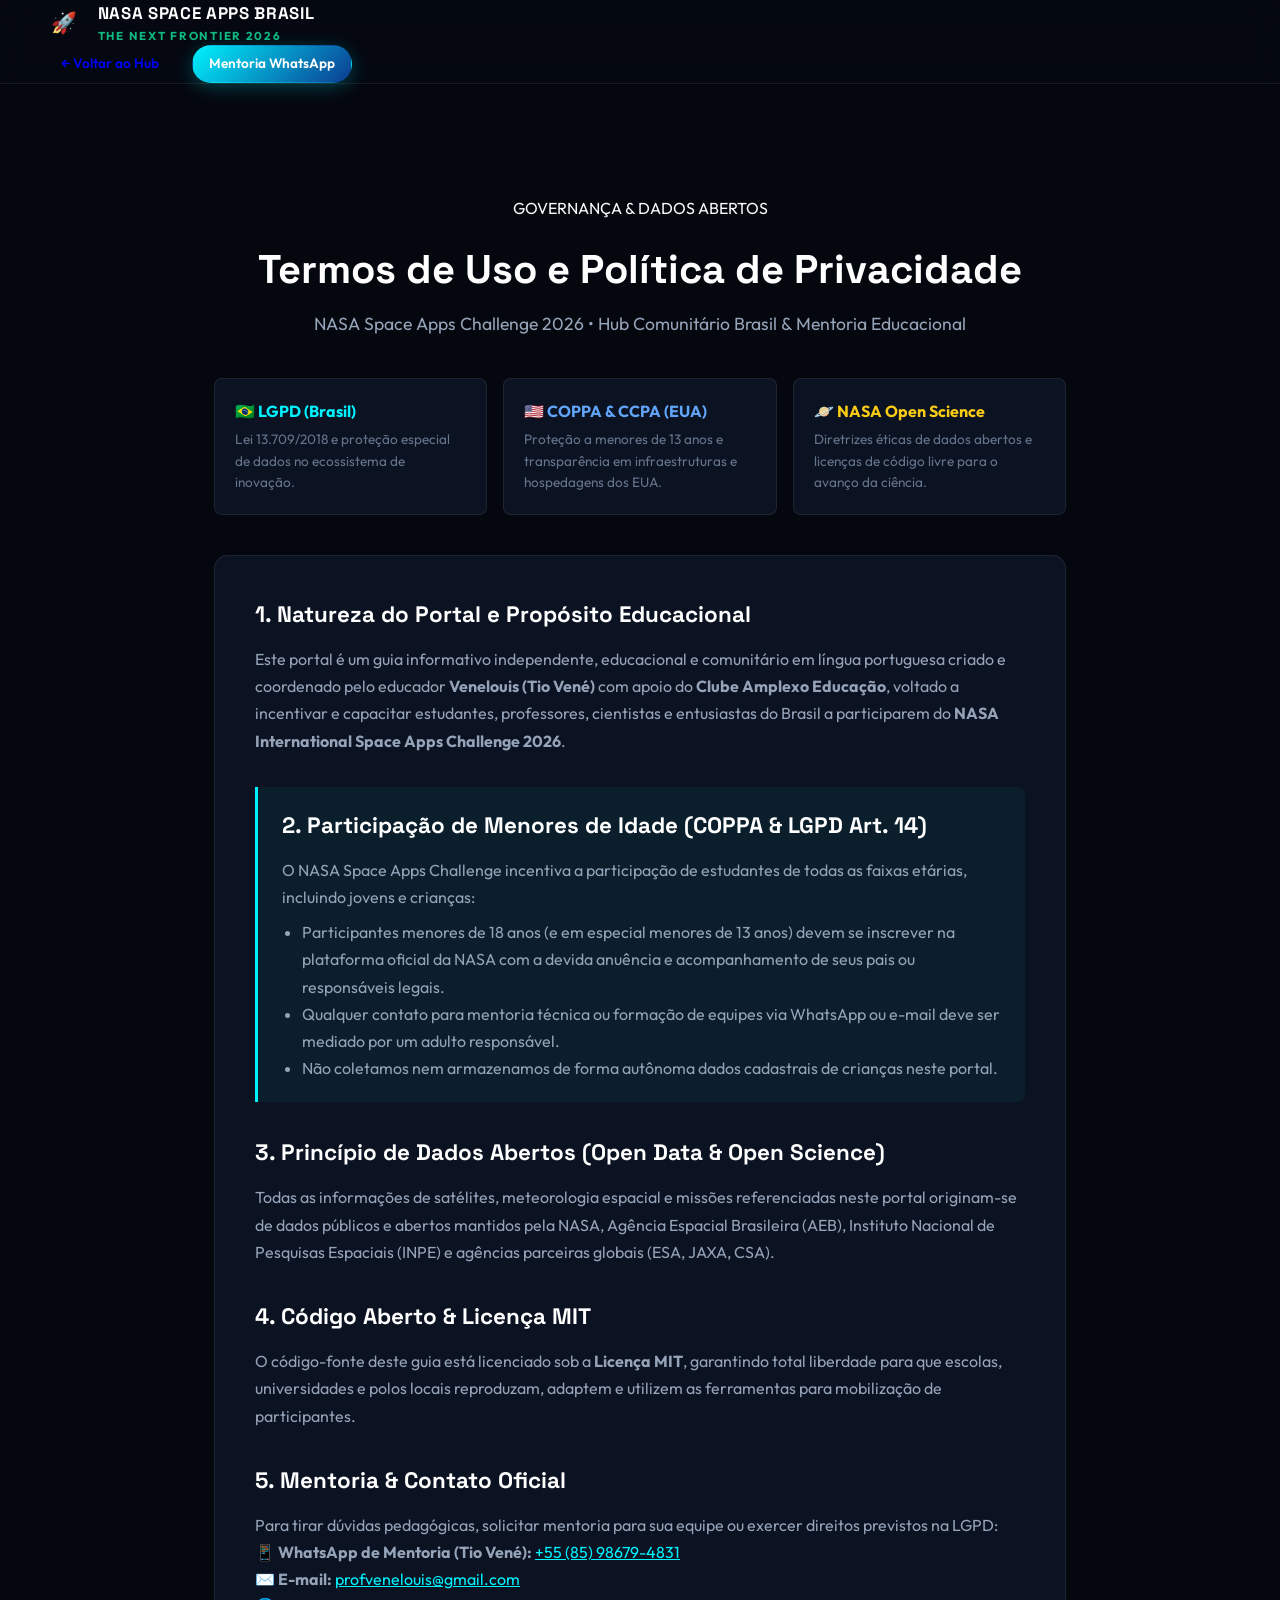
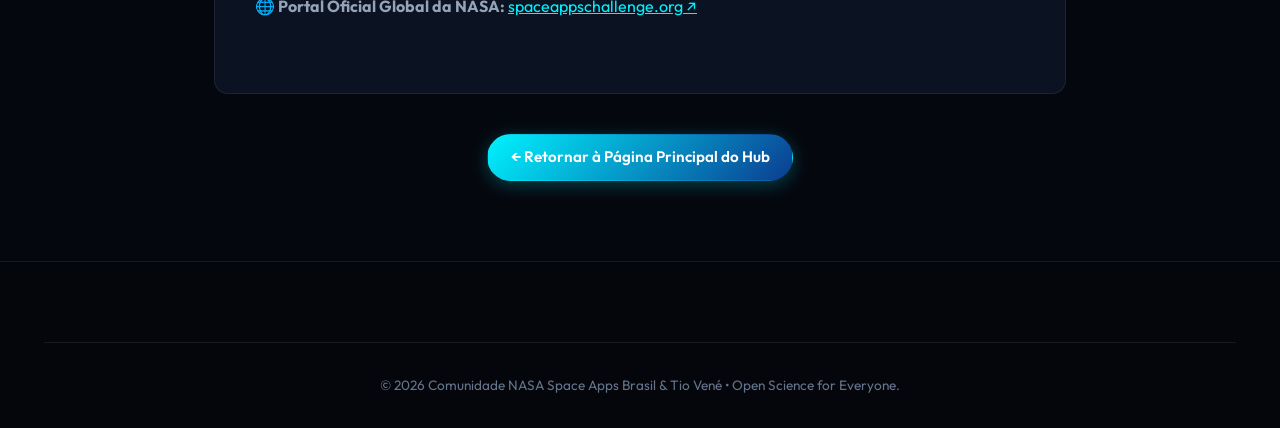
<file: privacidade.html>
<!DOCTYPE html>
<html lang="pt-BR">
<head>
  <meta charset="UTF-8">
  <meta name="viewport" content="width=device-width, initial-scale=1.0">
  <title>Termos de Uso e Política de Privacidade • NASA Space Apps Brasil 2026</title>
  <meta name="description" content="Termos de uso, governança de dados abertos e política de privacidade do Portal Comunitário NASA Space Apps Brasil 2026 em conformidade com LGPD, COPPA, CCPA e NASA Open Science.">
  <link rel="icon" href="https://assets.spaceappschallenge.org/media/images/favicon2x.2e16d0ba.fill-192x192.png" type="image/png">
  <link rel="preconnect" href="https://fonts.googleapis.com">
  <link rel="preconnect" href="https://fonts.gstatic.com" crossorigin>
  <link href="https://fonts.googleapis.com/css2?family=Outfit:wght@300;400;500;600;700;800;900&family=Space+Grotesk:wght@400;500;600;700&display=swap" rel="stylesheet">
  <link rel="stylesheet" href="styles.css">
</head>
<body class="legal-page">

  <header class="site-header">
    <div class="container header-container">
      <a href="index.html" class="brand-link">
        <div class="logo-symbol">🚀</div>
        <div class="brand-text">
          <span class="brand-title">NASA SPACE APPS BRASIL</span>
          <span class="brand-subtitle">THE NEXT FRONTIER 2026</span>
        </div>
      </a>
      <div class="header-actions">
        <a href="index.html" class="btn btn-secondary btn-sm">&larr; Voltar ao Hub</a>
        <a href="https://wa.me/5585986794831" target="_blank" rel="noopener" class="btn btn-primary btn-sm">Mentoria WhatsApp</a>
      </div>
    </div>
  </header>

  <main class="container" style="padding: 7rem 1.5rem 5rem 1.5rem; max-width: 900px;">
    <div style="text-align: center; margin-bottom: 2.5rem;">
      <span class="badge-frontier" style="margin-bottom: 1rem; display: inline-block;">GOVERNANÇA & DADOS ABERTOS</span>
      <h1 style="font-size: 2.5rem; font-weight: 800; color: #fff; margin-bottom: 0.5rem; font-family: var(--font-display);">
        Termos de Uso e Política de Privacidade
      </h1>
      <p style="color: var(--text-secondary); font-size: 1.1rem;">
        NASA Space Apps Challenge 2026 • Hub Comunitário Brasil & Mentoria Educacional
      </p>
    </div>

    <div style="display: grid; grid-template-columns: repeat(3, 1fr); gap: 1rem; margin-bottom: 2.5rem;">
      <div style="background: var(--bg-card); border: 1px solid var(--border-subtle); border-radius: var(--radius-sm); padding: 1.25rem;">
        <h4 style="color: var(--cyan-primary); margin-bottom: 0.25rem;">🇧🇷 LGPD (Brasil)</h4>
        <p style="color: var(--text-muted); font-size: 0.85rem;">Lei 13.709/2018 e proteção especial de dados no ecossistema de inovação.</p>
      </div>
      <div style="background: var(--bg-card); border: 1px solid var(--border-subtle); border-radius: var(--radius-sm); padding: 1.25rem;">
        <h4 style="color: #60a5fa; margin-bottom: 0.25rem;">🇺🇸 COPPA & CCPA (EUA)</h4>
        <p style="color: var(--text-muted); font-size: 0.85rem;">Proteção a menores de 13 anos e transparência em infraestruturas e hospedagens dos EUA.</p>
      </div>
      <div style="background: var(--bg-card); border: 1px solid var(--border-subtle); border-radius: var(--radius-sm); padding: 1.25rem;">
        <h4 style="color: #facc15; margin-bottom: 0.25rem;">🪐 NASA Open Science</h4>
        <p style="color: var(--text-muted); font-size: 0.85rem;">Diretrizes éticas de dados abertos e licenças de código livre para o avanço da ciência.</p>
      </div>
    </div>

    <article style="background: var(--bg-card); border: 1px solid var(--border-subtle); border-radius: var(--radius-md); padding: 2.5rem; line-height: 1.7; color: var(--text-secondary);">
      <section style="margin-bottom: 2rem;">
        <h2 style="color: #fff; font-size: 1.4rem; margin-bottom: 0.75rem; font-family: var(--font-display);">1. Natureza do Portal e Propósito Educacional</h2>
        <p>
          Este portal é um guia informativo independente, educacional e comunitário em língua portuguesa criado e coordenado pelo educador <strong>Venelouis (Tio Vené)</strong> com apoio do <strong>Clube Amplexo Educação</strong>, voltado a incentivar e capacitar estudantes, professores, cientistas e entusiastas do Brasil a participarem do <strong>NASA International Space Apps Challenge 2026</strong>.
        </p>
      </section>

      <section style="margin-bottom: 2rem; background: rgba(0, 242, 254, 0.05); border-left: 3px solid var(--cyan-primary); padding: 1.25rem 1.5rem; border-radius: 0 var(--radius-sm) var(--radius-sm) 0;">
        <h2 style="color: #fff; font-size: 1.4rem; margin-bottom: 0.75rem; font-family: var(--font-display);">2. Participação de Menores de Idade (COPPA & LGPD Art. 14)</h2>
        <p>
          O NASA Space Apps Challenge incentiva a participação de estudantes de todas as faixas etárias, incluindo jovens e crianças:
        </p>
        <ul style="padding-left: 1.25rem; margin-top: 0.5rem;">
          <li>Participantes menores de 18 anos (e em especial menores de 13 anos) devem se inscrever na plataforma oficial da NASA com a devida anuência e acompanhamento de seus pais ou responsáveis legais.</li>
          <li>Qualquer contato para mentoria técnica ou formação de equipes via WhatsApp ou e-mail deve ser mediado por um adulto responsável.</li>
          <li>Não coletamos nem armazenamos de forma autônoma dados cadastrais de crianças neste portal.</li>
        </ul>
      </section>

      <section style="margin-bottom: 2rem;">
        <h2 style="color: #fff; font-size: 1.4rem; margin-bottom: 0.75rem; font-family: var(--font-display);">3. Princípio de Dados Abertos (Open Data & Open Science)</h2>
        <p>
          Todas as informações de satélites, meteorologia espacial e missões referenciadas neste portal originam-se de dados públicos e abertos mantidos pela NASA, Agência Espacial Brasileira (AEB), Instituto Nacional de Pesquisas Espaciais (INPE) e agências parceiras globais (ESA, JAXA, CSA).
        </p>
      </section>

      <section style="margin-bottom: 2rem;">
        <h2 style="color: #fff; font-size: 1.4rem; margin-bottom: 0.75rem; font-family: var(--font-display);">4. Código Aberto & Licença MIT</h2>
        <p>
          O código-fonte deste guia está licenciado sob a <strong>Licença MIT</strong>, garantindo total liberdade para que escolas, universidades e polos locais reproduzam, adaptem e utilizem as ferramentas para mobilização de participantes.
        </p>
      </section>

      <section style="margin-bottom: 2rem;">
        <h2 style="color: #fff; font-size: 1.4rem; margin-bottom: 0.75rem; font-family: var(--font-display);">5. Mentoria & Contato Oficial</h2>
        <p>
          Para tirar dúvidas pedagógicas, solicitar mentoria para sua equipe ou exercer direitos previstos na LGPD:
        </p>
        <p>
          📱 <strong>WhatsApp de Mentoria (Tio Vené):</strong> <a href="https://wa.me/5585986794831" style="color: var(--cyan-primary);" target="_blank">+55 (85) 98679-4831</a><br>
          ✉️ <strong>E-mail:</strong> <a href="mailto:profvenelouis@gmail.com" style="color: var(--cyan-primary);">profvenelouis@gmail.com</a><br>
          🌐 <strong>Portal Oficial Global da NASA:</strong> <a href="https://www.spaceappschallenge.org" style="color: var(--cyan-primary);" target="_blank">spaceappschallenge.org ↗</a>
        </p>
      </section>
    </article>

    <div style="text-align: center; margin-top: 2.5rem;">
      <a href="index.html" class="btn btn-primary">&larr; Retornar à Página Principal do Hub</a>
    </div>
  </main>

  <footer class="site-footer">
    <div class="container footer-content">
      <div class="footer-bottom">
        <p>© 2026 Comunidade NASA Space Apps Brasil & Tio Vené • Open Science for Everyone.</p>
      </div>
    </div>
  </footer>

</body>
</html>
</file>
<file: styles.css>
/* ==========================================================================
   NASA Space Apps Challenge 2026 Brasil • Design System & Styles
   ========================================================================== */

:root {
  --bg-space: #05070e;
  --bg-deep: #090d1a;
  --bg-card: rgba(15, 23, 42, 0.7);
  --bg-card-hover: rgba(22, 33, 62, 0.85);
  --bg-glass: rgba(255, 255, 255, 0.04);
  --bg-glass-input: rgba(15, 23, 42, 0.8);
  
  --border-subtle: rgba(255, 255, 255, 0.08);
  --border-glow: rgba(0, 242, 254, 0.3);
  --border-focus: #00f2fe;

  --text-primary: #f8fafc;
  --text-secondary: #94a3b8;
  --text-muted: #64748b;
  --text-accent: #00f2fe;

  --cyan-primary: #00f2fe;
  --cyan-glow: rgba(0, 242, 254, 0.25);
  --blue-nasa: #0b3d91;
  --blue-electric: #3b82f6;
  --red-nasa: #fc3d21;
  --orange-accent: #ff8400;
  --purple-glow: #8b5cf6;
  --green-brasil: #10b981;
  --yellow-award: #facc15;

  --font-main: 'Outfit', -apple-system, BlinkMacSystemFont, 'Segoe UI', Roboto, sans-serif;
  --font-display: 'Space Grotesk', monospace, sans-serif;

  --radius-sm: 8px;
  --radius-md: 14px;
  --radius-lg: 20px;
  --radius-full: 9999px;

  --shadow-sm: 0 4px 12px rgba(0, 0, 0, 0.3);
  --shadow-glow: 0 0 25px rgba(0, 242, 254, 0.2);
  --shadow-card: 0 10px 30px -10px rgba(0, 0, 0, 0.5);

  --transition-fast: 0.2s cubic-bezier(0.16, 1, 0.3, 1);
  --transition-normal: 0.35s cubic-bezier(0.16, 1, 0.3, 1);
}

/* Reset & Base */
*, *::before, *::after {
  box-sizing: border-box;
  margin: 0;
  padding: 0;
}

html {
  scroll-behavior: smooth;
  font-size: 16px;
  background-color: var(--bg-space);
  color: var(--text-primary);
  font-family: var(--font-main);
}

body {
  overflow-x: hidden;
  position: relative;
  min-height: 100vh;
  line-height: 1.6;
  -webkit-font-smoothing: antialiased;
}

/* Background Canvas & Ambient Orbs */
#space-canvas {
  position: fixed;
  top: 0;
  left: 0;
  width: 100vw;
  height: 100vh;
  z-index: -2;
  pointer-events: none;
}

.glow-orb {
  position: absolute;
  border-radius: 50%;
  filter: blur(120px);
  pointer-events: none;
  z-index: -1;
  opacity: 0.45;
}

.orb-1 {
  top: 5%;
  right: 10%;
  width: 500px;
  height: 500px;
  background: radial-gradient(circle, rgba(0, 242, 254, 0.4) 0%, rgba(11, 61, 145, 0) 70%);
}

.orb-2 {
  top: 35%;
  left: -100px;
  width: 550px;
  height: 550px;
  background: radial-gradient(circle, rgba(139, 92, 246, 0.35) 0%, rgba(252, 61, 33, 0) 70%);
}

/* Layout Utilities */
.container {
  width: 100%;
  max-width: 1240px;
  margin: 0 auto;
  padding: 0 1.5rem;
}

.section {
  padding: 5.5rem 0;
  position: relative;
}

.section-dark {
  background: linear-gradient(180deg, rgba(9, 13, 26, 0.4) 0%, rgba(6, 8, 20, 0.8) 100%);
  border-top: 1px solid var(--border-subtle);
  border-bottom: 1px solid var(--border-subtle);
}

.section-brasil {
  background: radial-gradient(ellipse at 50% 0%, rgba(16, 185, 129, 0.08) 0%, transparent 70%);
}

.section-badge {
  display: inline-block;
  font-family: var(--font-display);
  font-size: 0.8rem;
  font-weight: 700;
  letter-spacing: 0.1em;
  text-transform: uppercase;
  color: var(--cyan-primary);
  background: rgba(0, 242, 254, 0.1);
  border: 1px solid rgba(0, 242, 254, 0.3);
  padding: 0.35rem 1rem;
  border-radius: var(--radius-full);
  margin-bottom: 1rem;
}

.badge-orange {
  color: #ff9f43;
  background: rgba(255, 159, 67, 0.12);
  border-color: rgba(255, 159, 67, 0.3);
}

.badge-green {
  color: var(--green-brasil);
  background: rgba(16, 185, 129, 0.12);
  border-color: rgba(16, 185, 129, 0.3);
}

.badge-yellow {
  color: var(--yellow-award);
  background: rgba(250, 204, 21, 0.12);
  border-color: rgba(250, 204, 21, 0.3);
}

.section-title {
  font-size: 2.5rem;
  font-weight: 800;
  line-height: 1.2;
  letter-spacing: -0.02em;
  margin-bottom: 1rem;
  color: var(--text-primary);
}

.section-subtitle {
  font-size: 1.125rem;
  color: var(--text-secondary);
  max-width: 760px;
  margin-bottom: 3rem;
  line-height: 1.7;
}

.gradient-text {
  background: linear-gradient(135deg, #ffffff 10%, #00f2fe 50%, #4facfe 100%);
  -webkit-background-clip: text;
  -webkit-text-fill-color: transparent;
}

/* ==========================================================================
   Header & Navbar
   ========================================================================== */
.site-header {
  position: sticky;
  top: 0;
  z-index: 100;
  backdrop-filter: blur(16px);
  -webkit-backdrop-filter: blur(16px);
  background: rgba(6, 9, 18, 0.8);
  border-bottom: 1px solid var(--border-subtle);
  transition: var(--transition-normal);
}

.nav-container {
  max-width: 1240px;
  margin: 0 auto;
  padding: 0.85rem 1.5rem;
  display: flex;
  align-items: center;
  justify-content: space-between;
}

.brand-link {
  display: flex;
  align-items: center;
  gap: 0.85rem;
  text-decoration: none;
  color: var(--text-primary);
}

.logo-symbol {
  position: relative;
  width: 40px;
  height: 40px;
  display: flex;
  align-items: center;
  justify-content: center;
  font-size: 1.3rem;
}

.pulsing-orbit {
  position: absolute;
  width: 100%;
  height: 100%;
  border-radius: 50%;
  border: 2px dashed rgba(0, 242, 254, 0.5);
  animation: spin 14s linear infinite;
}

@keyframes spin {
  100% { transform: rotate(360deg); }
}

.brand-text {
  display: flex;
  flex-direction: column;
}

.brand-title {
  font-family: var(--font-display);
  font-weight: 800;
  font-size: 1.05rem;
  letter-spacing: 0.04em;
  color: #fff;
}

.brand-title .highlight {
  color: var(--cyan-primary);
}

.brand-subtitle {
  font-size: 0.72rem;
  font-weight: 700;
  letter-spacing: 0.15em;
  color: var(--green-brasil);
}

.nav-links {
  display: flex;
  align-items: center;
  gap: 1.75rem;
}

.nav-item {
  color: var(--text-secondary);
  text-decoration: none;
  font-size: 0.95rem;
  font-weight: 500;
  transition: var(--transition-fast);
  position: relative;
}

.nav-item:hover {
  color: var(--cyan-primary);
}

.nav-item.highlight-nav {
  color: #a7f3d0;
  font-weight: 600;
}

.nav-item.highlight-nav:hover {
  color: var(--green-brasil);
}

.header-actions {
  display: flex;
  align-items: center;
  gap: 1rem;
}

.mobile-toggle {
  display: none;
  background: transparent;
  border: none;
  cursor: pointer;
  flex-direction: column;
  gap: 5px;
  padding: 6px;
}

.mobile-toggle .bar {
  width: 24px;
  height: 2px;
  background-color: var(--text-primary);
  transition: var(--transition-fast);
}

/* Mobile Drawer */
.mobile-drawer {
  display: none;
  position: fixed;
  top: 66px;
  left: 0;
  width: 100%;
  background: rgba(6, 9, 20, 0.96);
  backdrop-filter: blur(20px);
  border-bottom: 1px solid var(--border-subtle);
  padding: 1.5rem;
  z-index: 99;
}

.mobile-drawer.open {
  display: block;
}

.mobile-nav {
  display: flex;
  flex-direction: column;
  gap: 1rem;
}

.mobile-nav-link {
  color: var(--text-primary);
  text-decoration: none;
  font-size: 1.1rem;
  padding: 0.5rem 0;
  border-bottom: 1px solid var(--border-subtle);
}

/* ==========================================================================
   Buttons
   ========================================================================== */
.btn {
  display: inline-flex;
  align-items: center;
  justify-content: center;
  gap: 0.5rem;
  font-family: var(--font-main);
  font-weight: 600;
  font-size: 0.95rem;
  text-decoration: none;
  border-radius: var(--radius-full);
  padding: 0.65rem 1.4rem;
  transition: var(--transition-normal);
  cursor: pointer;
  border: 1px solid transparent;
}

.btn-primary {
  background: linear-gradient(135deg, #00f2fe 0%, #0b3d91 100%);
  color: #fff;
  box-shadow: 0 4px 18px rgba(0, 242, 254, 0.25);
}

.btn-primary:hover {
  transform: translateY(-2px);
  box-shadow: 0 6px 24px rgba(0, 242, 254, 0.45);
}

.btn-hero-primary {
  background: linear-gradient(135deg, #10b981 0%, #047857 100%);
  color: #ffffff;
  padding: 0.9rem 1.8rem;
  font-size: 1.05rem;
  box-shadow: 0 8px 24px rgba(16, 185, 129, 0.35);
}

.btn-hero-primary:hover {
  transform: translateY(-3px);
  box-shadow: 0 12px 30px rgba(16, 185, 129, 0.5);
}

.btn-hero-secondary {
  background: rgba(255, 255, 255, 0.08);
  border: 1px solid rgba(255, 255, 255, 0.2);
  color: var(--text-primary);
  padding: 0.9rem 1.8rem;
  font-size: 1.05rem;
  backdrop-filter: blur(10px);
}

.btn-hero-secondary:hover {
  background: rgba(0, 242, 254, 0.15);
  border-color: var(--cyan-primary);
  color: #fff;
  transform: translateY(-2px);
}

.btn-hero-ghost {
  background: transparent;
  color: var(--text-secondary);
  border: 1px solid var(--border-subtle);
  padding: 0.9rem 1.5rem;
  font-size: 1rem;
}

.btn-hero-ghost:hover {
  color: var(--text-primary);
  border-color: rgba(255, 255, 255, 0.3);
}

.btn-outline-white {
  background: transparent;
  color: #fff;
  border: 1px solid rgba(255, 255, 255, 0.3);
  padding: 0.6rem 1.4rem;
}

.btn-outline-white:hover {
  background: #fff;
  color: var(--bg-space);
}

.btn-sm {
  padding: 0.45rem 1rem;
  font-size: 0.85rem;
}

.w-full {
  width: 100%;
}

/* ==========================================================================
   Hero Section
   ========================================================================== */
.hero-section {
  position: relative;
  padding: 5.5rem 0 4rem;
  text-align: center;
}

.hero-content {
  display: flex;
  flex-direction: column;
  align-items: center;
}

.hero-badges {
  display: flex;
  flex-wrap: wrap;
  justify-content: center;
  gap: 0.65rem;
  margin-bottom: 2rem;
}

.pill {
  font-size: 0.82rem;
  font-weight: 600;
  padding: 0.35rem 0.9rem;
  border-radius: var(--radius-full);
  display: inline-flex;
  align-items: center;
  gap: 0.45rem;
}

.pill-nasa {
  background: rgba(11, 61, 145, 0.4);
  border: 1px solid rgba(59, 130, 246, 0.5);
  color: #93c5fd;
}

.pill-dot {
  width: 7px;
  height: 7px;
  border-radius: 50%;
  background-color: var(--cyan-primary);
  box-shadow: 0 0 8px var(--cyan-primary);
}

.pill-theme {
  background: rgba(252, 61, 33, 0.18);
  border: 1px solid rgba(252, 61, 33, 0.4);
  color: #fca5a5;
}

.pill-free {
  background: rgba(16, 185, 129, 0.15);
  border: 1px solid rgba(16, 185, 129, 0.4);
  color: #6ee7b7;
}

.hero-title {
  font-size: clamp(2.3rem, 5vw, 3.8rem);
  font-weight: 800;
  line-height: 1.15;
  letter-spacing: -0.03em;
  max-width: 960px;
  margin-bottom: 1.5rem;
}

.hero-description {
  font-size: clamp(1.05rem, 2vw, 1.25rem);
  color: var(--text-secondary);
  max-width: 820px;
  line-height: 1.7;
  margin-bottom: 2.5rem;
}

/* Live Countdown Card */
.countdown-card {
  background: rgba(15, 23, 42, 0.7);
  border: 1px solid rgba(0, 242, 254, 0.25);
  border-radius: var(--radius-lg);
  padding: 1.5rem 2.2rem;
  box-shadow: var(--shadow-glow), var(--shadow-card);
  backdrop-filter: blur(16px);
  margin-bottom: 2.5rem;
  display: inline-flex;
  flex-direction: column;
  align-items: center;
  gap: 1rem;
}

.countdown-header {
  display: flex;
  flex-direction: column;
  gap: 0.25rem;
  text-align: center;
}

.countdown-label {
  font-family: var(--font-display);
  font-size: 0.8rem;
  font-weight: 700;
  letter-spacing: 0.12em;
  color: var(--cyan-primary);
}

.countdown-date {
  font-size: 0.85rem;
  color: var(--text-secondary);
  font-weight: 500;
}

.countdown-grid {
  display: flex;
  align-items: center;
  gap: 0.8rem;
}

.countdown-item {
  display: flex;
  flex-direction: column;
  align-items: center;
  min-width: 65px;
}

.countdown-number {
  font-family: var(--font-display);
  font-size: 2.4rem;
  font-weight: 700;
  line-height: 1;
  color: #fff;
  text-shadow: 0 0 15px rgba(0, 242, 254, 0.5);
}

.countdown-unit {
  font-size: 0.68rem;
  font-weight: 600;
  color: var(--text-muted);
  letter-spacing: 0.1em;
  margin-top: 0.35rem;
}

.countdown-sep {
  font-family: var(--font-display);
  font-size: 2rem;
  font-weight: 700;
  color: rgba(255, 255, 255, 0.25);
  margin-bottom: 0.75rem;
}

.hero-cta-group {
  display: flex;
  flex-wrap: wrap;
  justify-content: center;
  gap: 1rem;
  margin-bottom: 3.5rem;
}

.hero-stats {
  display: flex;
  flex-wrap: wrap;
  align-items: center;
  justify-content: center;
  gap: 2rem;
  padding: 1.25rem 2.5rem;
  background: var(--bg-glass);
  border: 1px solid var(--border-subtle);
  border-radius: var(--radius-full);
  backdrop-filter: blur(10px);
}

.stat-item {
  display: flex;
  flex-direction: column;
  align-items: center;
}

.stat-number {
  font-family: var(--font-display);
  font-size: 1.7rem;
  font-weight: 700;
  color: var(--cyan-primary);
  line-height: 1;
}

.stat-text {
  font-size: 0.8rem;
  color: var(--text-secondary);
  margin-top: 0.25rem;
}

.stat-divider {
  width: 1px;
  height: 35px;
  background-color: var(--border-subtle);
}

/* ==========================================================================
   Features Grid (Section Sobre)
   ========================================================================= */
.cards-grid-3 {
  display: grid;
  grid-template-columns: repeat(auto-fit, minmax(340px, 1fr));
  gap: 1.75rem;
}

.feature-card {
  background: var(--bg-card);
  border: 1px solid var(--border-subtle);
  border-radius: var(--radius-md);
  padding: 2.2rem;
  backdrop-filter: blur(12px);
  transition: var(--transition-normal);
  display: flex;
  flex-direction: column;
}

.feature-card:hover {
  background: var(--bg-card-hover);
  border-color: rgba(0, 242, 254, 0.35);
  transform: translateY(-5px);
  box-shadow: var(--shadow-card);
}

.feature-icon {
  font-size: 2.2rem;
  margin-bottom: 1.25rem;
}

.feature-title {
  font-size: 1.3rem;
  font-weight: 700;
  margin-bottom: 0.75rem;
  color: var(--text-primary);
}

.feature-desc {
  font-size: 0.98rem;
  color: var(--text-secondary);
  line-height: 1.65;
}

/* ==========================================================================
   Edition 2026 & Timeline
   ========================================================================= */
.edition-banner {
  display: grid;
  grid-template-columns: 1.1fr 0.9fr;
  gap: 3.5rem;
  align-items: center;
}

.edition-title {
  font-size: 2.4rem;
  font-weight: 800;
  margin-bottom: 1.25rem;
  line-height: 1.2;
}

.edition-text {
  font-size: 1.05rem;
  color: var(--text-secondary);
  line-height: 1.7;
  margin-bottom: 2.5rem;
}

.timeline-container {
  display: flex;
  flex-direction: column;
  gap: 1.5rem;
  position: relative;
  padding-left: 1.5rem;
}

.timeline-container::before {
  content: '';
  position: absolute;
  top: 8px;
  bottom: 8px;
  left: 6px;
  width: 2px;
  background: linear-gradient(180deg, var(--cyan-primary) 0%, rgba(255, 255, 255, 0.1) 100%);
}

.timeline-step {
  position: relative;
  display: flex;
  flex-direction: column;
}

.step-dot {
  position: absolute;
  left: -1.5rem;
  top: 4px;
  width: 14px;
  height: 14px;
  border-radius: 50%;
  background: var(--bg-space);
  border: 2px solid var(--border-subtle);
  transform: translateX(-50%);
}

.step-dot.active {
  border-color: var(--cyan-primary);
  background: var(--cyan-primary);
  box-shadow: 0 0 10px var(--cyan-primary);
}

.step-date {
  font-family: var(--font-display);
  font-size: 0.8rem;
  font-weight: 700;
  color: var(--cyan-primary);
  margin-bottom: 0.2rem;
}

.step-title {
  font-size: 1.1rem;
  font-weight: 700;
  color: var(--text-primary);
  margin-bottom: 0.35rem;
}

.step-desc {
  font-size: 0.92rem;
  color: var(--text-secondary);
}

.media-frame {
  position: relative;
  border-radius: var(--radius-lg);
  overflow: hidden;
  border: 1px solid rgba(255, 255, 255, 0.15);
  box-shadow: 0 20px 40px -15px rgba(0, 0, 0, 0.7);
}

.edition-img {
  width: 100%;
  height: 100%;
  object-fit: cover;
  display: block;
  transition: transform 0.6s ease;
}

.media-frame:hover .edition-img {
  transform: scale(1.03);
}

.media-overlay {
  position: absolute;
  bottom: 0;
  left: 0;
  right: 0;
  padding: 1.5rem;
  background: linear-gradient(0deg, rgba(5, 7, 14, 0.95) 0%, transparent 100%);
  display: flex;
  flex-direction: column;
  gap: 0.25rem;
}

.media-tag {
  font-size: 0.75rem;
  font-weight: 700;
  color: var(--cyan-primary);
  text-transform: uppercase;
  letter-spacing: 0.08em;
}

.media-caption {
  font-size: 0.95rem;
  color: var(--text-primary);
  font-weight: 500;
}

/* ==========================================================================
   Filter & Search System
   ========================================================================= */
.filters-container {
  background: var(--bg-card);
  border: 1px solid var(--border-subtle);
  border-radius: var(--radius-lg);
  padding: 1.75rem;
  margin-bottom: 2rem;
  backdrop-filter: blur(16px);
  display: flex;
  flex-direction: column;
  gap: 1.5rem;
}

.search-box {
  position: relative;
  display: flex;
  align-items: center;
  width: 100%;
}

.search-icon {
  position: absolute;
  left: 1.25rem;
  color: var(--text-muted);
  pointer-events: none;
}

.search-box input {
  width: 100%;
  background: var(--bg-glass-input);
  border: 1px solid var(--border-subtle);
  border-radius: var(--radius-full);
  padding: 0.9rem 3rem 0.9rem 3.2rem;
  font-size: 1rem;
  font-family: var(--font-main);
  color: var(--text-primary);
  transition: var(--transition-fast);
}

.search-box input:focus {
  outline: none;
  border-color: var(--cyan-primary);
  box-shadow: 0 0 15px rgba(0, 242, 254, 0.25);
}

.search-box input::placeholder {
  color: var(--text-muted);
}

.clear-search-btn {
  position: absolute;
  right: 1.25rem;
  background: transparent;
  border: none;
  font-size: 1.4rem;
  color: var(--text-muted);
  cursor: pointer;
  line-height: 1;
}

.clear-search-btn:hover {
  color: #fff;
}

.filter-groups {
  display: flex;
  flex-direction: column;
  gap: 1rem;
}

.filter-group {
  display: flex;
  flex-wrap: wrap;
  align-items: center;
  gap: 0.75rem;
}

.filter-label {
  font-family: var(--font-display);
  font-size: 0.85rem;
  font-weight: 700;
  color: var(--text-secondary);
  min-width: 110px;
}

.filter-pills {
  display: flex;
  flex-wrap: wrap;
  gap: 0.5rem;
}

.pill-btn {
  background: rgba(255, 255, 255, 0.05);
  border: 1px solid var(--border-subtle);
  color: var(--text-secondary);
  font-size: 0.85rem;
  font-weight: 500;
  padding: 0.4rem 1rem;
  border-radius: var(--radius-full);
  cursor: pointer;
  transition: var(--transition-fast);
}

.pill-btn:hover {
  color: #fff;
  border-color: rgba(255, 255, 255, 0.25);
}

.pill-btn.active {
  background: var(--cyan-primary);
  color: #05070e;
  font-weight: 700;
  border-color: var(--cyan-primary);
  box-shadow: 0 0 12px rgba(0, 242, 254, 0.4);
}

.results-header {
  display: flex;
  align-items: center;
  justify-content: space-between;
  margin-bottom: 1.5rem;
  padding: 0 0.25rem;
}

.results-counter {
  font-size: 0.92rem;
  color: var(--text-secondary);
  font-weight: 500;
}

.link-external {
  color: var(--cyan-primary);
  text-decoration: none;
  font-size: 0.9rem;
  font-weight: 600;
  transition: var(--transition-fast);
}

.link-external:hover {
  text-decoration: underline;
}

/* ==========================================================================
   Challenges Grid & Cards
   ========================================================================= */
.challenges-grid {
  display: grid;
  grid-template-columns: repeat(auto-fill, minmax(350px, 1fr));
  gap: 1.75rem;
}

.challenge-card {
  background: var(--bg-card);
  border: 1px solid var(--border-subtle);
  border-radius: var(--radius-md);
  padding: 1.75rem;
  backdrop-filter: blur(12px);
  display: flex;
  flex-direction: column;
  transition: var(--transition-normal);
  position: relative;
}

.challenge-card:hover {
  background: var(--bg-card-hover);
  border-color: rgba(0, 242, 254, 0.35);
  transform: translateY(-5px);
  box-shadow: var(--shadow-card);
}

.challenge-top {
  display: flex;
  align-items: center;
  justify-content: space-between;
  margin-bottom: 1rem;
}

.challenge-number {
  font-family: var(--font-display);
  font-size: 0.85rem;
  font-weight: 700;
  color: var(--cyan-primary);
}

.difficulty-badge {
  font-size: 0.72rem;
  font-weight: 700;
  padding: 0.2rem 0.65rem;
  border-radius: var(--radius-full);
  text-transform: uppercase;
}

.diff-iniciante {
  background: rgba(16, 185, 129, 0.15);
  border: 1px solid rgba(16, 185, 129, 0.4);
  color: #34d399;
}

.diff-intermediario {
  background: rgba(251, 191, 36, 0.15);
  border: 1px solid rgba(251, 191, 36, 0.4);
  color: #fbbf24;
}

.diff-avancado {
  background: rgba(239, 68, 68, 0.15);
  border: 1px solid rgba(239, 68, 68, 0.4);
  color: #f87171;
}

.challenge-title-pt {
  font-size: 1.25rem;
  font-weight: 700;
  color: var(--text-primary);
  margin-bottom: 0.35rem;
  line-height: 1.35;
}

.challenge-title-en {
  font-size: 0.85rem;
  color: var(--text-muted);
  font-style: italic;
  margin-bottom: 1rem;
}

.challenge-category-tag {
  display: inline-block;
  font-size: 0.75rem;
  font-weight: 600;
  color: #93c5fd;
  background: rgba(59, 130, 246, 0.12);
  border: 1px solid rgba(59, 130, 246, 0.25);
  padding: 0.2rem 0.65rem;
  border-radius: var(--radius-sm);
  margin-bottom: 1rem;
  align-self: flex-start;
}

.challenge-desc {
  font-size: 0.92rem;
  color: var(--text-secondary);
  line-height: 1.6;
  margin-bottom: 1.5rem;
  flex-grow: 1;
}

.challenge-footer {
  display: flex;
  align-items: center;
  justify-content: space-between;
  gap: 0.5rem;
  margin-top: auto;
  padding-top: 1rem;
  border-top: 1px solid var(--border-subtle);
}

.btn-card-details {
  background: transparent;
  color: var(--cyan-primary);
  border: 1px solid rgba(0, 242, 254, 0.3);
  font-size: 0.85rem;
  font-weight: 600;
  padding: 0.45rem 0.9rem;
  border-radius: var(--radius-full);
  cursor: pointer;
  transition: var(--transition-fast);
}

.btn-card-details:hover {
  background: rgba(0, 242, 254, 0.12);
  border-color: var(--cyan-primary);
}

.btn-card-official {
  font-size: 0.85rem;
  color: var(--text-secondary);
  text-decoration: none;
  font-weight: 500;
}

.btn-card-official:hover {
  color: #fff;
  text-decoration: underline;
}

/* ==========================================================================
   Brasil Local Events Section
   ========================================================================= */
.universal-alert-box {
  background: linear-gradient(135deg, rgba(16, 185, 129, 0.12) 0%, rgba(11, 61, 145, 0.2) 100%);
  border: 1px solid rgba(16, 185, 129, 0.35);
  border-radius: var(--radius-lg);
  padding: 1.75rem 2.25rem;
  display: flex;
  align-items: center;
  gap: 1.75rem;
  margin-bottom: 2.5rem;
  box-shadow: 0 10px 25px rgba(0, 0, 0, 0.3);
}

.alert-icon {
  font-size: 2.8rem;
  flex-shrink: 0;
}

.alert-content {
  flex-grow: 1;
}

.alert-title {
  font-size: 1.25rem;
  font-weight: 700;
  color: #a7f3d0;
  margin-bottom: 0.35rem;
}

.alert-desc {
  font-size: 0.95rem;
  color: var(--text-secondary);
  line-height: 1.6;
}

.events-filter-bar {
  background: var(--bg-card);
  border: 1px solid var(--border-subtle);
  border-radius: var(--radius-lg);
  padding: 1.5rem 1.75rem;
  margin-bottom: 2rem;
  backdrop-filter: blur(16px);
  display: flex;
  flex-direction: column;
  gap: 1.25rem;
}

.event-filter-controls {
  display: flex;
  flex-wrap: wrap;
  gap: 1.25rem;
}

.filter-item {
  display: flex;
  align-items: center;
  gap: 0.65rem;
}

.filter-item label {
  font-size: 0.88rem;
  color: var(--text-secondary);
  font-weight: 600;
}

.custom-select {
  background: var(--bg-glass-input);
  border: 1px solid var(--border-subtle);
  border-radius: var(--radius-md);
  color: var(--text-primary);
  padding: 0.6rem 1.2rem;
  font-size: 0.9rem;
  font-family: var(--font-main);
  cursor: pointer;
  transition: var(--transition-fast);
}

.custom-select:focus {
  outline: none;
  border-color: var(--green-brasil);
}

.events-grid {
  display: grid;
  grid-template-columns: repeat(auto-fill, minmax(350px, 1fr));
  gap: 1.75rem;
}

.event-card {
  background: var(--bg-card);
  border: 1px solid var(--border-subtle);
  border-radius: var(--radius-md);
  padding: 1.75rem;
  backdrop-filter: blur(12px);
  display: flex;
  flex-direction: column;
  transition: var(--transition-normal);
  position: relative;
}

.event-card:hover {
  background: var(--bg-card-hover);
  border-color: rgba(16, 185, 129, 0.4);
  transform: translateY(-5px);
  box-shadow: 0 10px 25px -5px rgba(16, 185, 129, 0.15);
}

.event-card-header {
  display: flex;
  align-items: flex-start;
  justify-content: space-between;
  margin-bottom: 1rem;
}

.event-city {
  font-size: 1.35rem;
  font-weight: 700;
  color: var(--text-primary);
}

.event-uf {
  color: var(--green-brasil);
  font-family: var(--font-display);
}

.event-modality-badge {
  font-size: 0.72rem;
  font-weight: 700;
  padding: 0.2rem 0.65rem;
  border-radius: var(--radius-full);
  text-transform: uppercase;
}

.mod-presencial {
  background: rgba(59, 130, 246, 0.15);
  border: 1px solid rgba(59, 130, 246, 0.35);
  color: #93c5fd;
}

.mod-hibrido {
  background: rgba(168, 85, 247, 0.15);
  border: 1px solid rgba(168, 85, 247, 0.35);
  color: #d8b4fe;
}

.mod-online {
  background: rgba(16, 185, 129, 0.15);
  border: 1px solid rgba(16, 185, 129, 0.35);
  color: #6ee7b7;
}

.event-venue-box {
  margin-bottom: 1.25rem;
  display: flex;
  flex-direction: column;
  gap: 0.25rem;
}

.venue-label {
  font-size: 0.75rem;
  font-weight: 600;
  text-transform: uppercase;
  color: var(--text-muted);
  letter-spacing: 0.05em;
}

.venue-name {
  font-size: 0.95rem;
  color: var(--text-primary);
  font-weight: 500;
}

.event-details-list {
  list-style: none;
  display: flex;
  flex-direction: column;
  gap: 0.5rem;
  margin-bottom: 1.5rem;
  font-size: 0.88rem;
  color: var(--text-secondary);
}

.event-details-list li {
  display: flex;
  align-items: center;
  gap: 0.5rem;
}

.event-footer {
  margin-top: auto;
  display: flex;
  gap: 0.75rem;
}

.btn-event-register {
  flex-grow: 1;
  background: linear-gradient(135deg, rgba(16, 185, 129, 0.9) 0%, rgba(5, 150, 105, 0.9) 100%);
  color: #fff;
  border-radius: var(--radius-full);
  padding: 0.6rem 1rem;
  font-size: 0.88rem;
  font-weight: 600;
  text-align: center;
  text-decoration: none;
  display: flex;
  align-items: center;
  justify-content: center;
  gap: 0.4rem;
  transition: var(--transition-fast);
}

.btn-event-register:hover {
  transform: translateY(-2px);
  box-shadow: 0 4px 15px rgba(16, 185, 129, 0.4);
}

/* ==========================================================================
   Step by Step Cards
   ========================================================================= */
.steps-grid {
  display: grid;
  grid-template-columns: repeat(auto-fit, minmax(320px, 1fr));
  gap: 1.75rem;
}

.step-card {
  background: var(--bg-card);
  border: 1px solid var(--border-subtle);
  border-radius: var(--radius-md);
  padding: 2.2rem;
  backdrop-filter: blur(12px);
  position: relative;
  transition: var(--transition-normal);
}

.step-card:hover {
  background: var(--bg-card-hover);
  border-color: rgba(0, 242, 254, 0.35);
  transform: translateY(-5px);
}

.step-number {
  font-family: var(--font-display);
  font-size: 2.2rem;
  font-weight: 800;
  color: rgba(0, 242, 254, 0.4);
  line-height: 1;
  margin-bottom: 1rem;
}

.step-heading {
  font-size: 1.2rem;
  font-weight: 700;
  color: var(--text-primary);
  margin-bottom: 0.75rem;
}

.step-text {
  font-size: 0.95rem;
  color: var(--text-secondary);
  line-height: 1.65;
}

.step-text a {
  color: var(--cyan-primary);
  text-decoration: none;
}

.step-text a:hover {
  text-decoration: underline;
}

/* ==========================================================================
   10 Global Awards Grid
   ========================================================================= */
.awards-grid {
  display: grid;
  grid-template-columns: repeat(auto-fit, minmax(220px, 1fr));
  gap: 1.5rem;
}

.award-card {
  background: var(--bg-card);
  border: 1px solid var(--border-subtle);
  border-radius: var(--radius-md);
  padding: 1.75rem;
  text-align: center;
  display: flex;
  flex-direction: column;
  align-items: center;
  transition: var(--transition-normal);
}

.award-card:hover {
  background: var(--bg-card-hover);
  border-color: rgba(250, 204, 21, 0.4);
  transform: translateY(-4px);
}

.award-badge {
  font-size: 2.4rem;
  margin-bottom: 1rem;
}

.award-name {
  font-size: 1.05rem;
  font-weight: 700;
  color: var(--text-primary);
  margin-bottom: 0.5rem;
}

.award-desc {
  font-size: 0.85rem;
  color: var(--text-secondary);
  line-height: 1.5;
}

/* ==========================================================================
   FAQ Accordion
   ========================================================================= */
.faq-accordion {
  display: flex;
  flex-direction: column;
  gap: 1rem;
  max-width: 860px;
  margin: 0 auto;
}

.faq-item {
  background: var(--bg-card);
  border: 1px solid var(--border-subtle);
  border-radius: var(--radius-md);
  overflow: hidden;
  transition: var(--transition-fast);
}

.faq-item:hover {
  border-color: rgba(255, 255, 255, 0.2);
}

.faq-question {
  width: 100%;
  background: transparent;
  border: none;
  padding: 1.4rem 1.75rem;
  text-align: left;
  font-family: var(--font-main);
  font-size: 1.05rem;
  font-weight: 600;
  color: var(--text-primary);
  cursor: pointer;
  display: flex;
  justify-content: space-between;
  align-items: center;
  gap: 1rem;
}

.faq-chevron {
  font-size: 1.5rem;
  color: var(--cyan-primary);
  transition: transform var(--transition-fast);
  line-height: 1;
}

.faq-item.active .faq-chevron {
  transform: rotate(45deg);
}

.faq-answer {
  max-height: 0;
  overflow: hidden;
  transition: max-height 0.35s ease;
  padding: 0 1.75rem;
}

.faq-item.active .faq-answer {
  max-height: 300px;
  padding-bottom: 1.4rem;
}

.faq-answer p {
  color: var(--text-secondary);
  font-size: 0.95rem;
  line-height: 1.65;
}

/* ==========================================================================
   Modal Dialog
   ========================================================================= */
.modal-backdrop {
  position: fixed;
  top: 0;
  left: 0;
  width: 100%;
  height: 100%;
  background: rgba(3, 5, 12, 0.85);
  backdrop-filter: blur(16px);
  z-index: 1000;
  display: flex;
  align-items: center;
  justify-content: center;
  padding: 1.5rem;
  opacity: 0;
  visibility: hidden;
  transition: opacity 0.3s ease, visibility 0.3s ease;
}

.modal-backdrop.open {
  opacity: 1;
  visibility: visible;
}

.modal-dialog {
  background: #0d1326;
  border: 1px solid rgba(0, 242, 254, 0.3);
  border-radius: var(--radius-lg);
  max-width: 680px;
  width: 100%;
  max-height: 85vh;
  overflow-y: auto;
  padding: 2.5rem;
  position: relative;
  box-shadow: 0 25px 50px -12px rgba(0, 0, 0, 0.9), var(--shadow-glow);
  transform: translateY(20px) scale(0.96);
  transition: transform 0.3s cubic-bezier(0.16, 1, 0.3, 1);
}

.modal-backdrop.open .modal-dialog {
  transform: translateY(0) scale(1);
}

.modal-close {
  position: absolute;
  top: 1.25rem;
  right: 1.25rem;
  background: transparent;
  border: none;
  font-size: 2rem;
  color: var(--text-muted);
  cursor: pointer;
  line-height: 1;
}

.modal-close:hover {
  color: #fff;
}

.modal-title {
  font-size: 1.6rem;
  font-weight: 800;
  color: #fff;
  margin-bottom: 0.4rem;
  line-height: 1.3;
}

.modal-subtitle {
  font-size: 0.9rem;
  color: var(--text-muted);
  font-style: italic;
  margin-bottom: 1.25rem;
}

.modal-tags {
  display: flex;
  flex-wrap: wrap;
  gap: 0.5rem;
  margin-bottom: 1.5rem;
}

.modal-section-title {
  font-family: var(--font-display);
  font-size: 0.9rem;
  font-weight: 700;
  color: var(--cyan-primary);
  text-transform: uppercase;
  margin-top: 1.25rem;
  margin-bottom: 0.5rem;
}

.modal-body-text {
  font-size: 0.95rem;
  color: var(--text-secondary);
  line-height: 1.7;
  margin-bottom: 1rem;
}

.modal-actions {
  display: flex;
  gap: 1rem;
  margin-top: 2rem;
  padding-top: 1.25rem;
  border-top: 1px solid var(--border-subtle);
}

/* ==========================================================================
   Footer
   ========================================================================= */
.site-footer {
  background: #04060c;
  border-top: 1px solid var(--border-subtle);
  padding: 5rem 0 2rem;
}

.footer-top {
  display: grid;
  grid-template-columns: 2fr 1fr 1fr 1fr;
  gap: 3rem;
  margin-bottom: 4rem;
}

.footer-brand {
  display: flex;
  flex-direction: column;
  gap: 1.25rem;
}

.footer-desc {
  font-size: 0.92rem;
  color: var(--text-secondary);
  line-height: 1.65;
  max-width: 360px;
}

.footer-socials {
  display: flex;
  gap: 1rem;
}

.footer-socials a {
  color: var(--text-muted);
  text-decoration: none;
  font-size: 0.88rem;
  transition: var(--transition-fast);
}

.footer-socials a:hover {
  color: var(--cyan-primary);
}

.footer-heading {
  font-family: var(--font-display);
  font-size: 0.9rem;
  font-weight: 700;
  letter-spacing: 0.05em;
  text-transform: uppercase;
  color: var(--text-primary);
  margin-bottom: 1.25rem;
}

.footer-list {
  list-style: none;
  display: flex;
  flex-direction: column;
  gap: 0.75rem;
}

.footer-list a {
  color: var(--text-secondary);
  text-decoration: none;
  font-size: 0.9rem;
  transition: var(--transition-fast);
}

.footer-list a:hover {
  color: var(--cyan-primary);
}

.footer-bottom {
  padding-top: 2rem;
  border-top: 1px solid var(--border-subtle);
  display: flex;
  flex-direction: column;
  align-items: center;
  text-align: center;
  gap: 0.75rem;
  font-size: 0.85rem;
  color: var(--text-muted);
}

/* ==========================================================================
   Responsive Breakpoints
   ========================================================================= */
@media (max-width: 1024px) {
  .edition-banner {
    grid-template-columns: 1fr;
    gap: 2.5rem;
  }
  .footer-top {
    grid-template-columns: 1fr 1fr;
    gap: 2.5rem;
  }
}

@media (max-width: 768px) {
  .nav-links, .header-actions .btn {
    display: none;
  }
  .mobile-toggle {
    display: flex;
  }
  .section {
    padding: 3.5rem 0;
  }
  .section-title {
    font-size: 2rem;
  }
  .countdown-card {
    padding: 1.25rem 1.5rem;
  }
  .countdown-number {
    font-size: 1.8rem;
  }
  .universal-alert-box {
    flex-direction: column;
    text-align: center;
  }
  .footer-top {
    grid-template-columns: 1fr;
    gap: 2rem;
  }
}

/* ==========================================================================
   Bandeira do Brasil em SVG & Avisos de Fonte Oficial
   ========================================================================== */
.brazil-flag {
  display: inline-block;
  vertical-align: middle;
  border-radius: 2px;
  box-shadow: 0 1px 3px rgba(0, 0, 0, 0.4);
  margin: 0 4px;
}

/* Banner de Aviso no Topo */
.official-disclaimer-banner {
  background: rgba(11, 61, 145, 0.35);
  border-bottom: 1px solid rgba(0, 242, 254, 0.25);
  backdrop-filter: blur(12px);
  padding: 0.6rem 0;
  position: relative;
  z-index: 101;
  font-size: 0.85rem;
}

.disclaimer-banner-inner {
  display: flex;
  align-items: center;
  justify-content: center;
  gap: 0.75rem;
  flex-wrap: wrap;
  text-align: center;
}

.disclaimer-badge {
  background: rgba(0, 242, 254, 0.15);
  border: 1px solid var(--cyan-primary);
  color: var(--cyan-primary);
  font-family: var(--font-display);
  font-size: 0.72rem;
  font-weight: 700;
  padding: 0.2rem 0.55rem;
  border-radius: var(--radius-full);
  letter-spacing: 0.05em;
}

.disclaimer-text {
  color: #cbd5e1;
  line-height: 1.4;
}

.disclaimer-text a {
  color: var(--cyan-primary);
  font-weight: 600;
  text-decoration: underline;
}

.disclaimer-text a:hover {
  color: #fff;
}

/* Card de Disclaimer no Rodapé */
.footer-disclaimer-card {
  background: rgba(15, 23, 42, 0.8);
  border: 1px solid rgba(0, 242, 254, 0.2);
  border-radius: var(--radius-md);
  padding: 1.5rem 1.75rem;
  display: flex;
  gap: 1.25rem;
  align-items: flex-start;
  margin: 2.5rem 0 1.5rem 0;
  backdrop-filter: blur(12px);
}

.disclaimer-card-icon {
  font-size: 2rem;
  flex-shrink: 0;
  line-height: 1;
}

.disclaimer-card-title {
  color: #fff;
  font-family: var(--font-display);
  font-size: 1.05rem;
  font-weight: 700;
  margin-bottom: 0.35rem;
}

.disclaimer-card-content p {
  color: var(--text-secondary);
  font-size: 0.88rem;
  line-height: 1.6;
}

.disclaimer-card-content a {
  color: var(--cyan-primary);
  text-decoration: underline;
}
</file>
